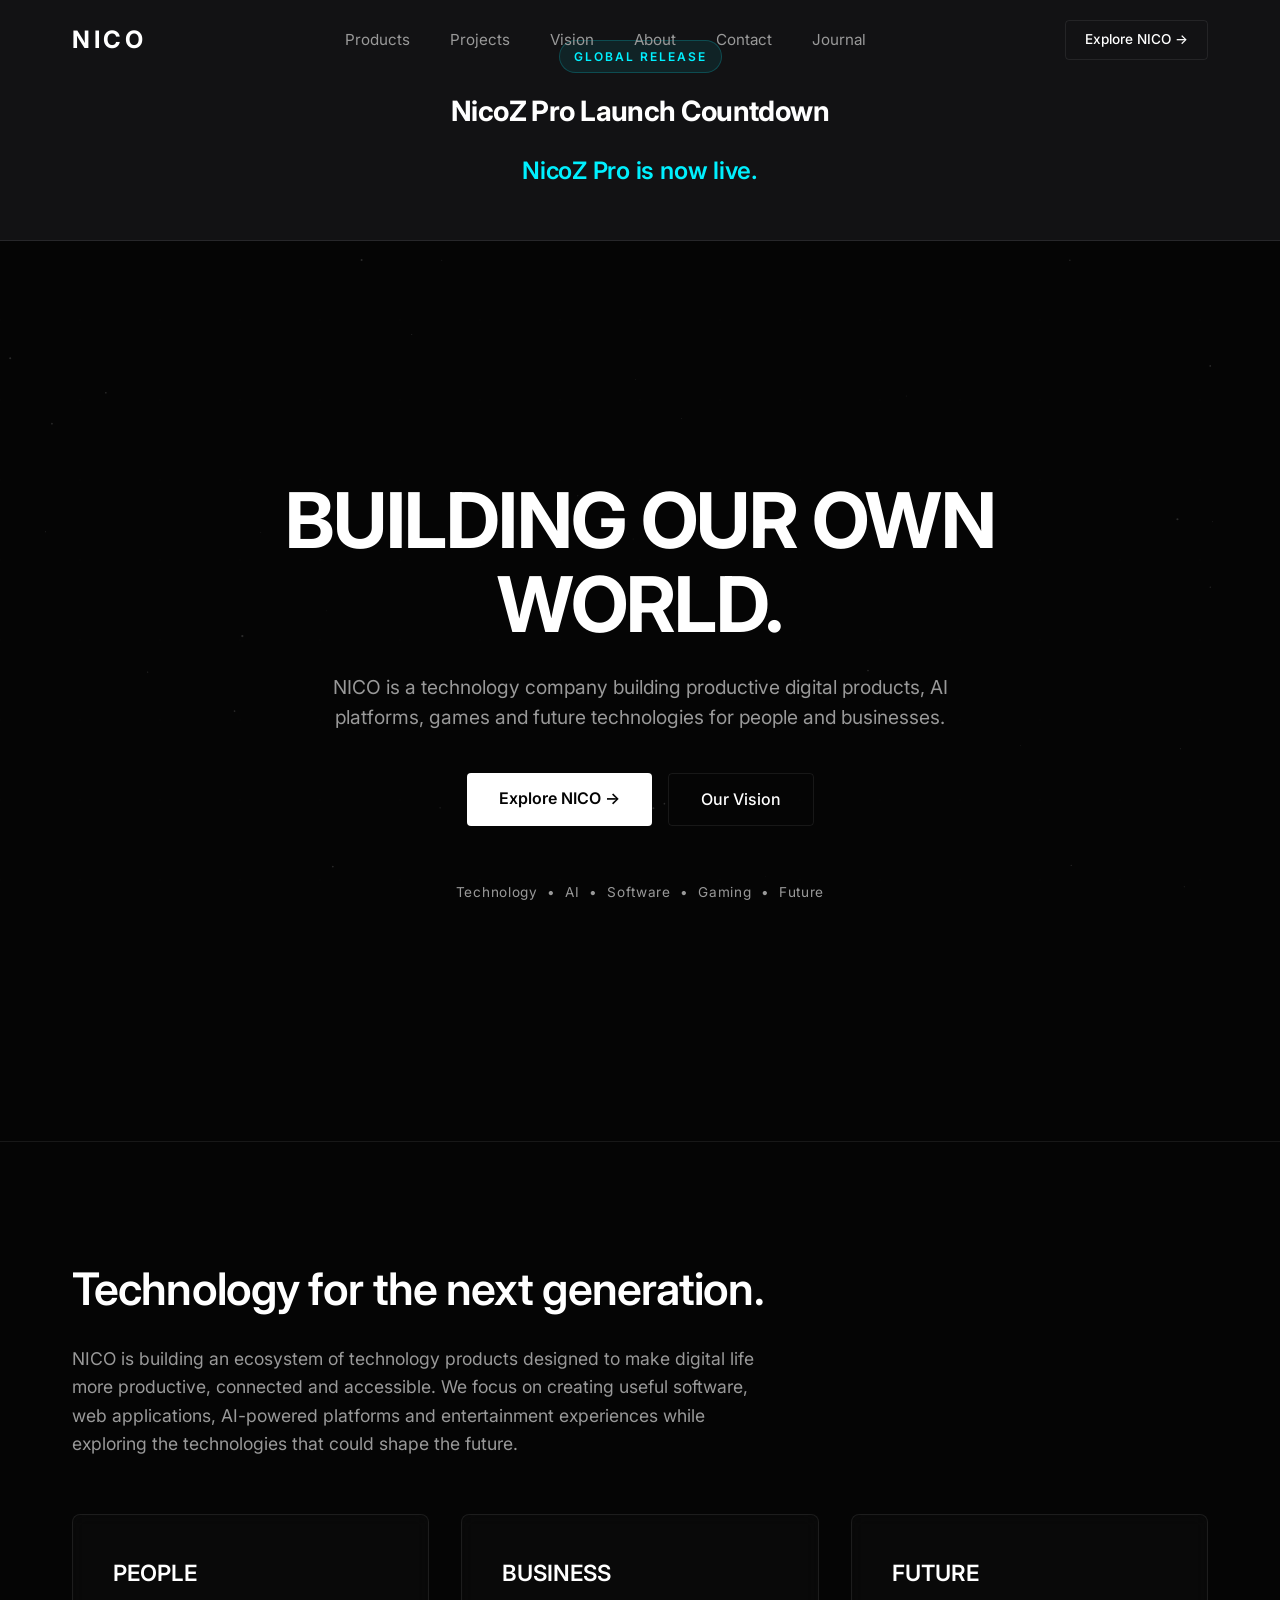
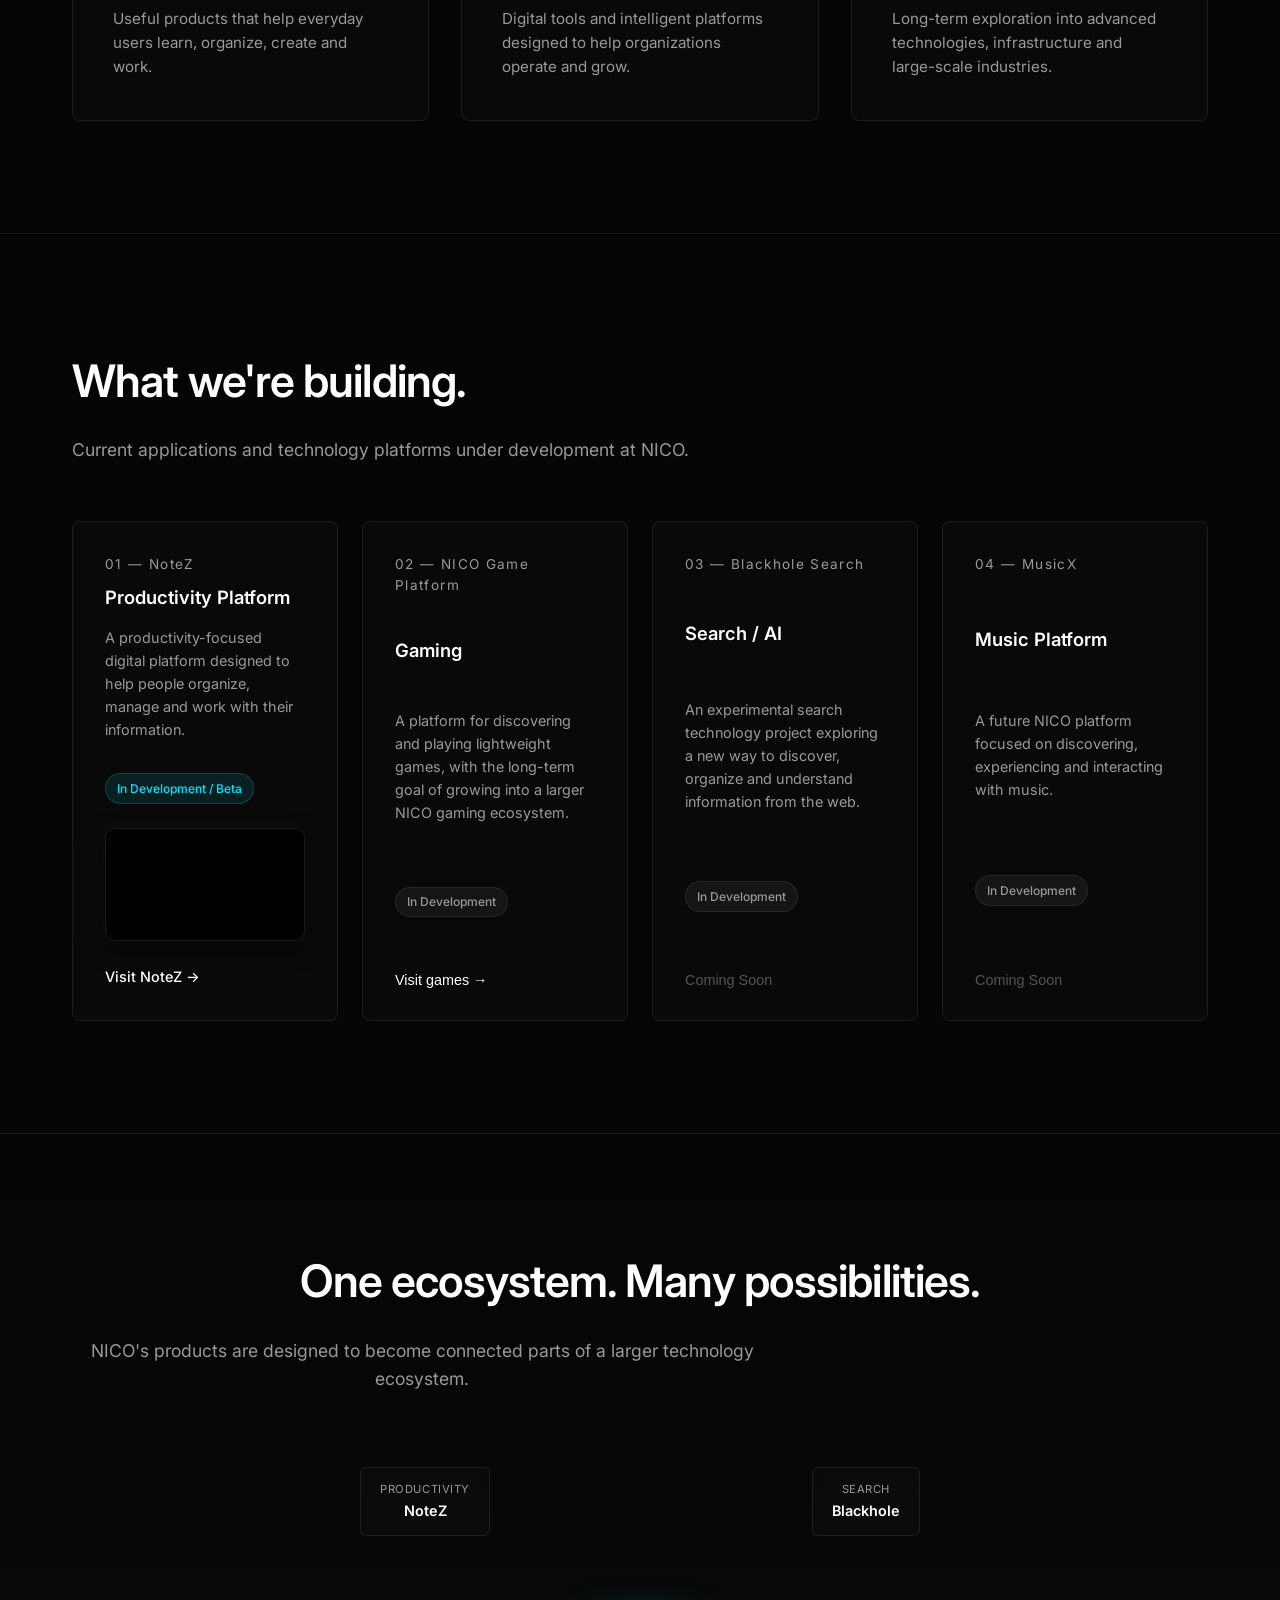
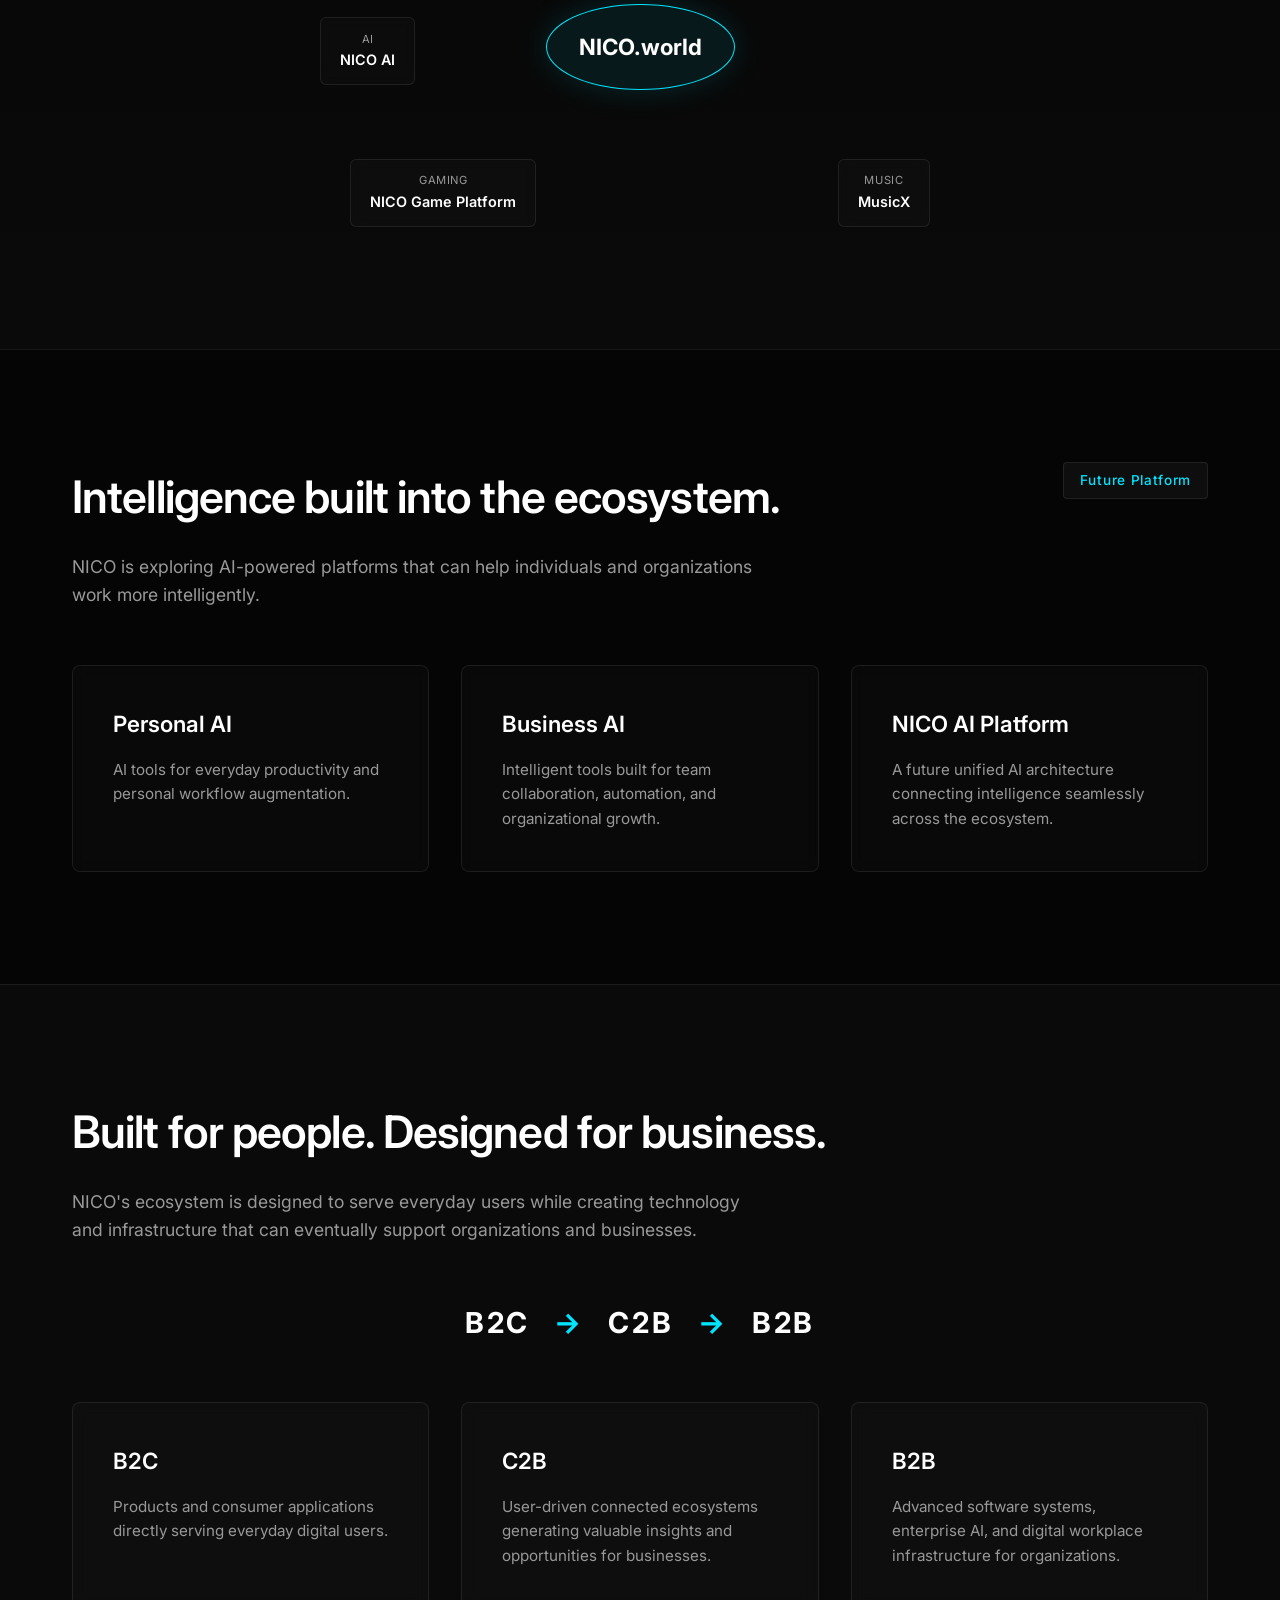
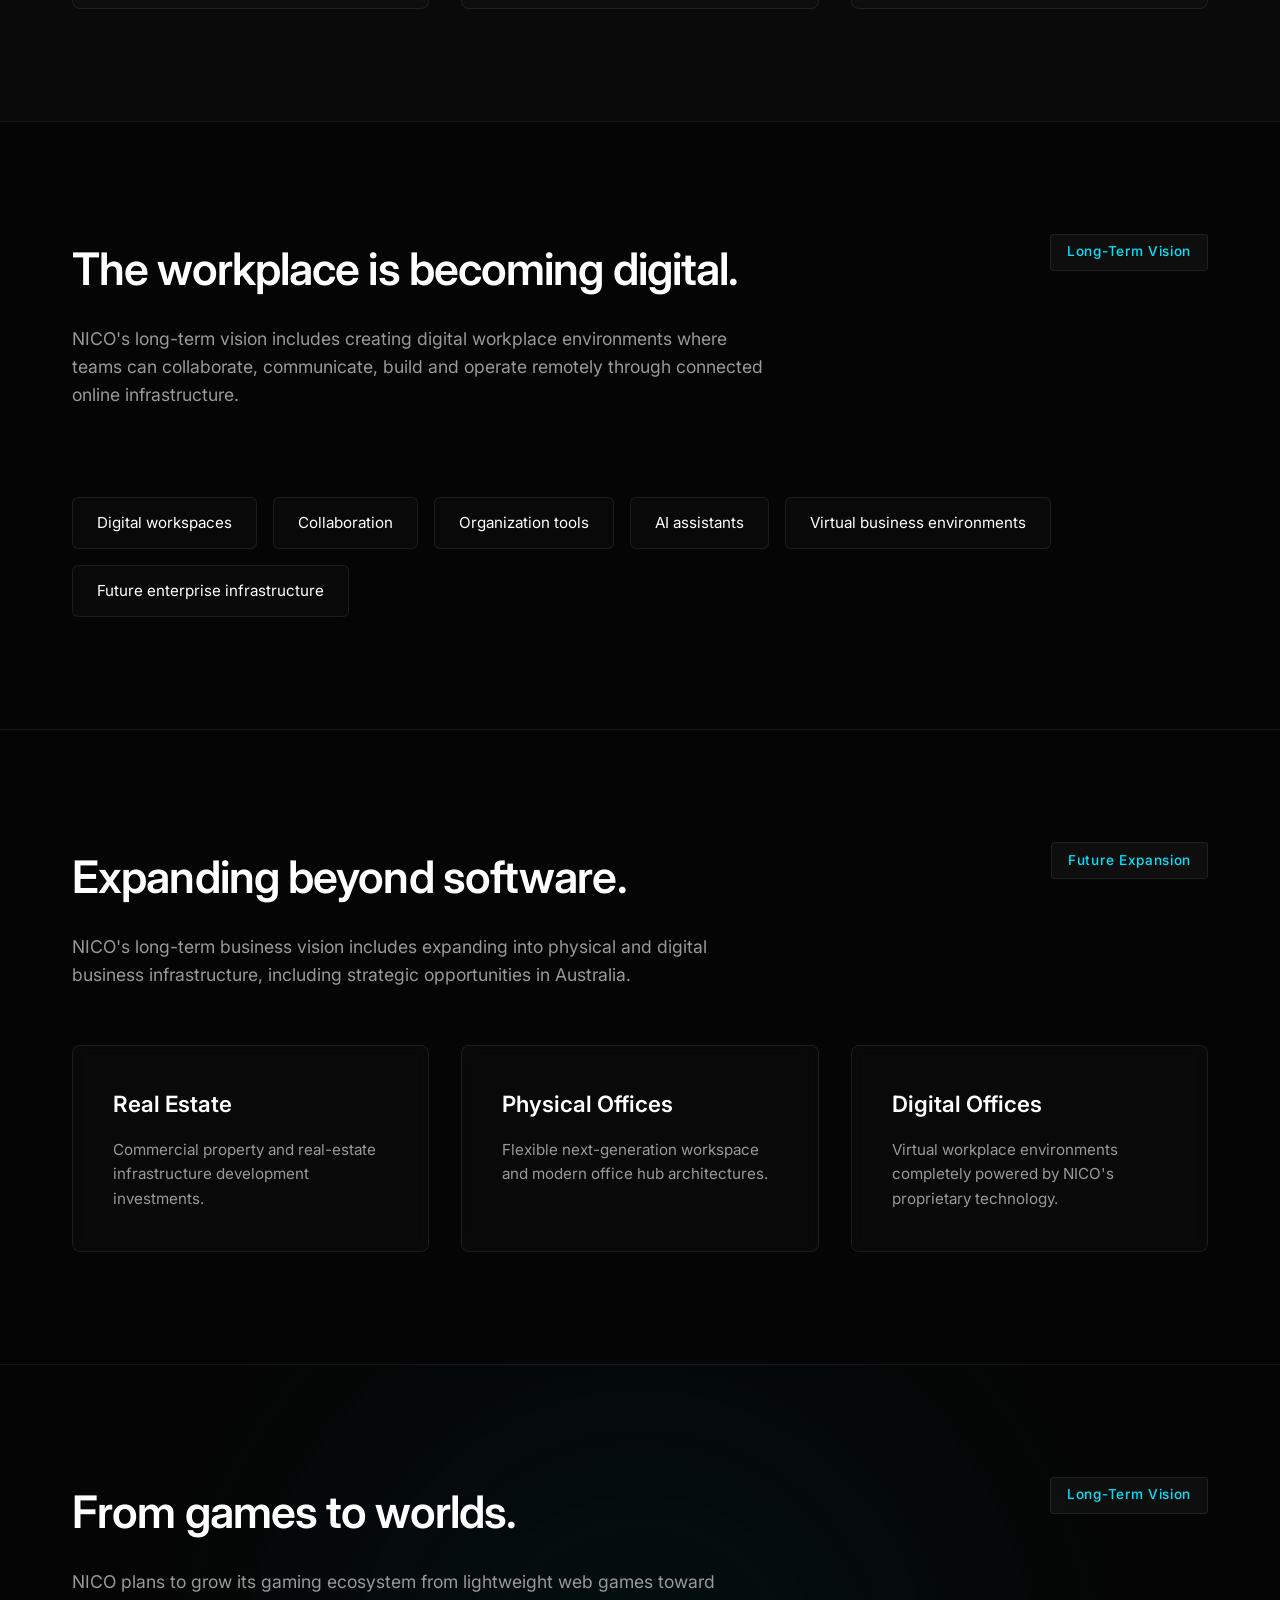
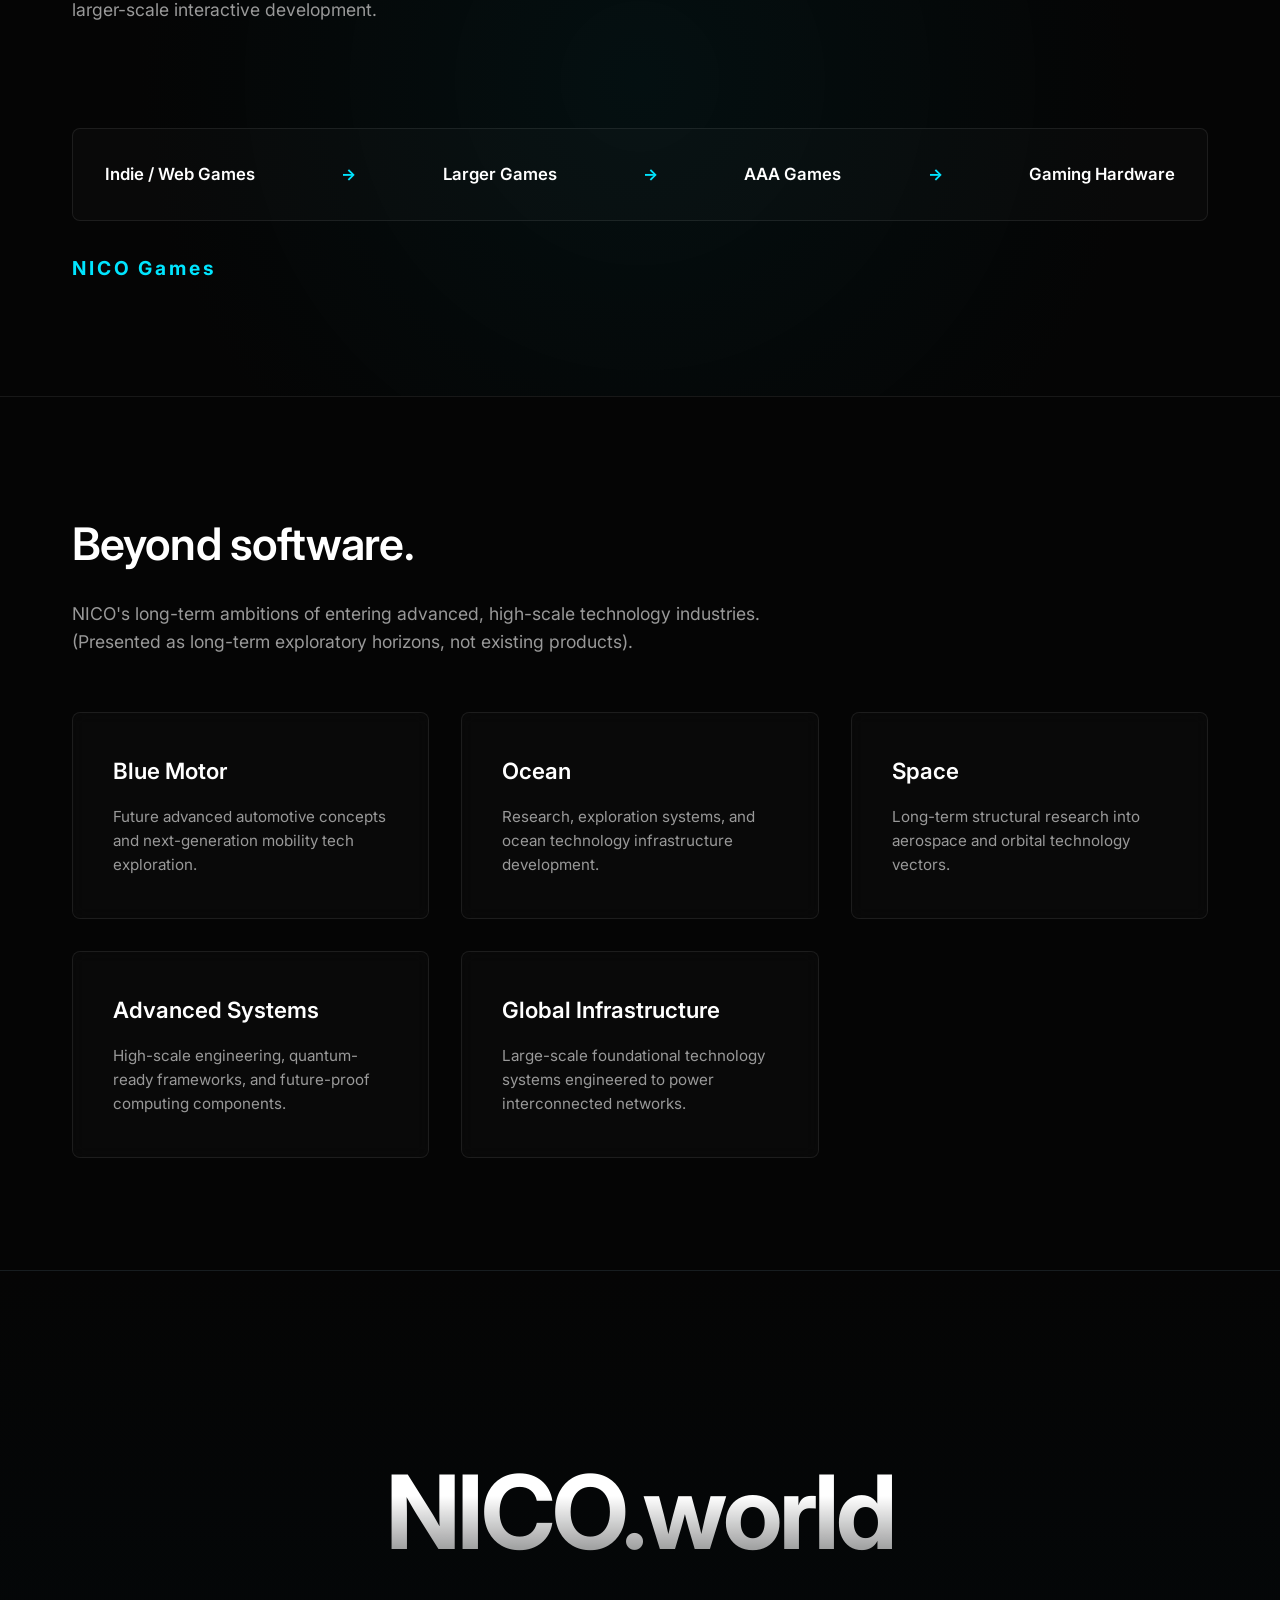
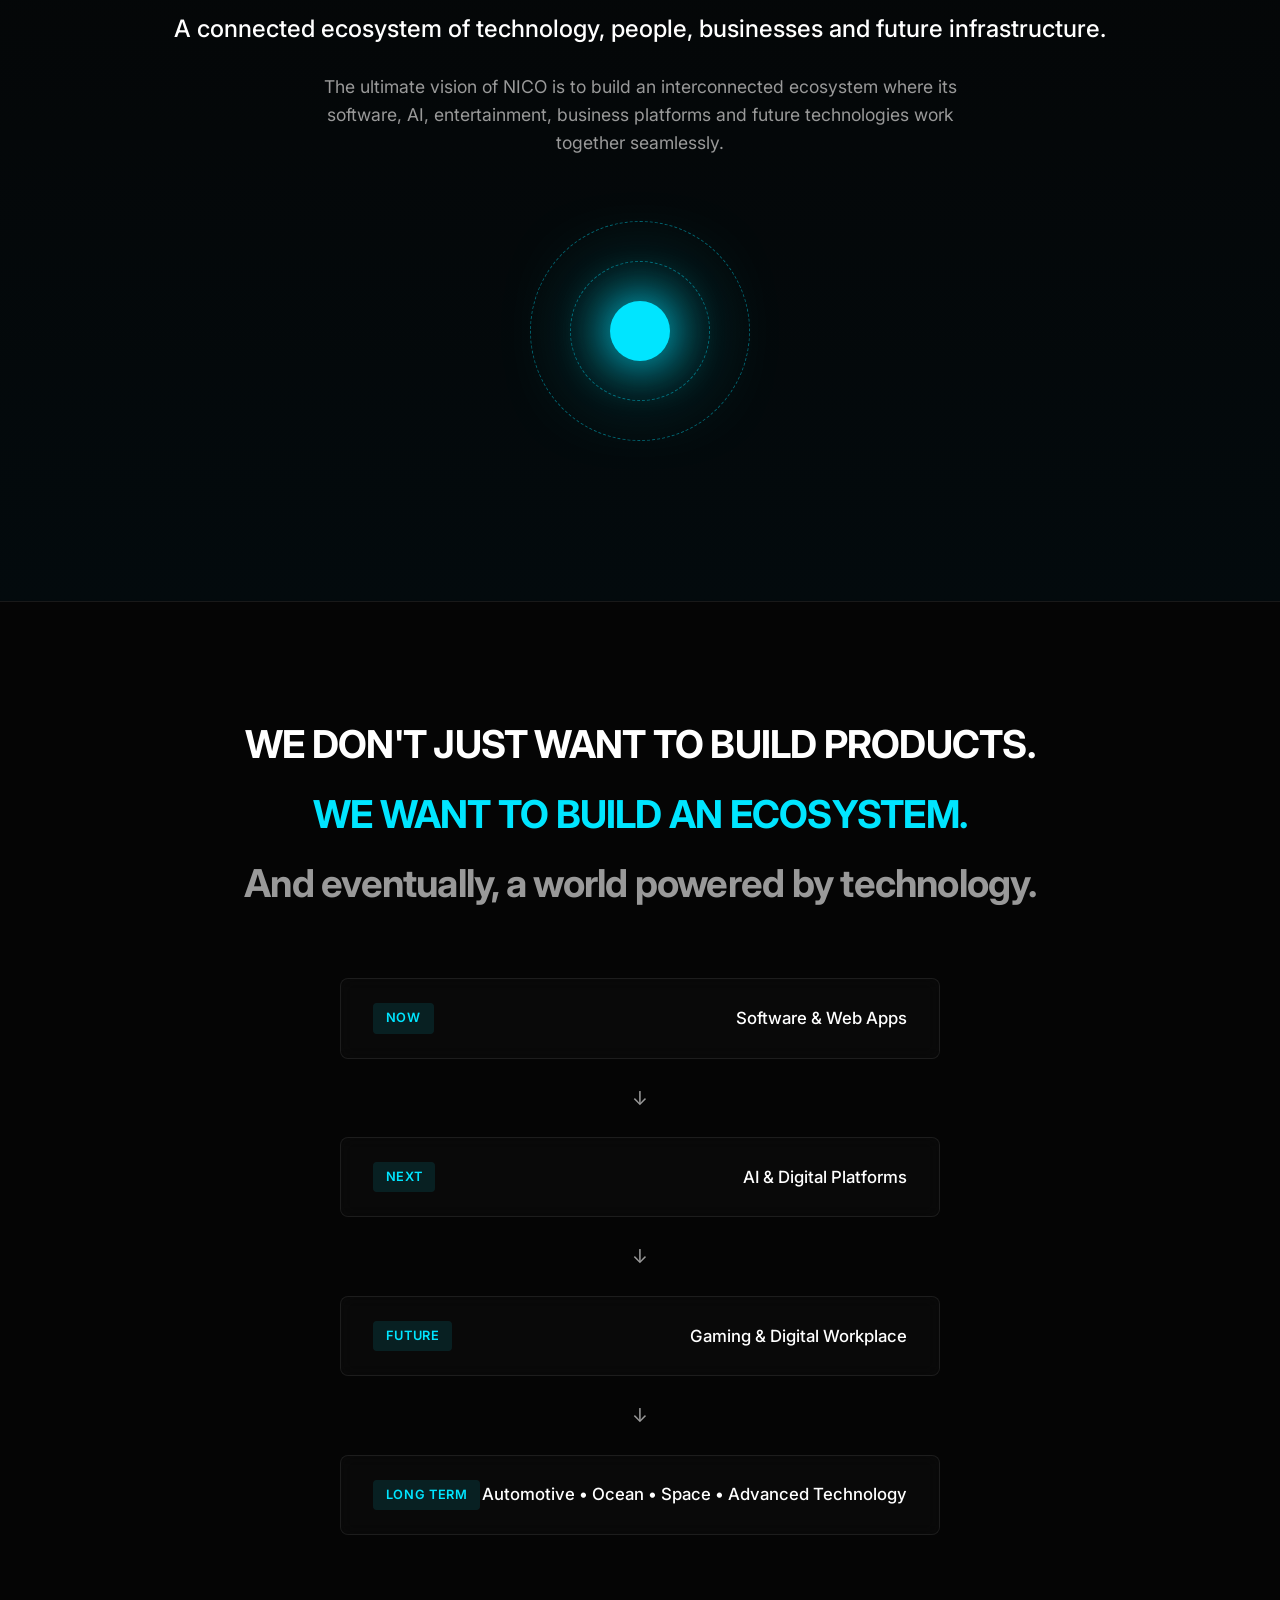
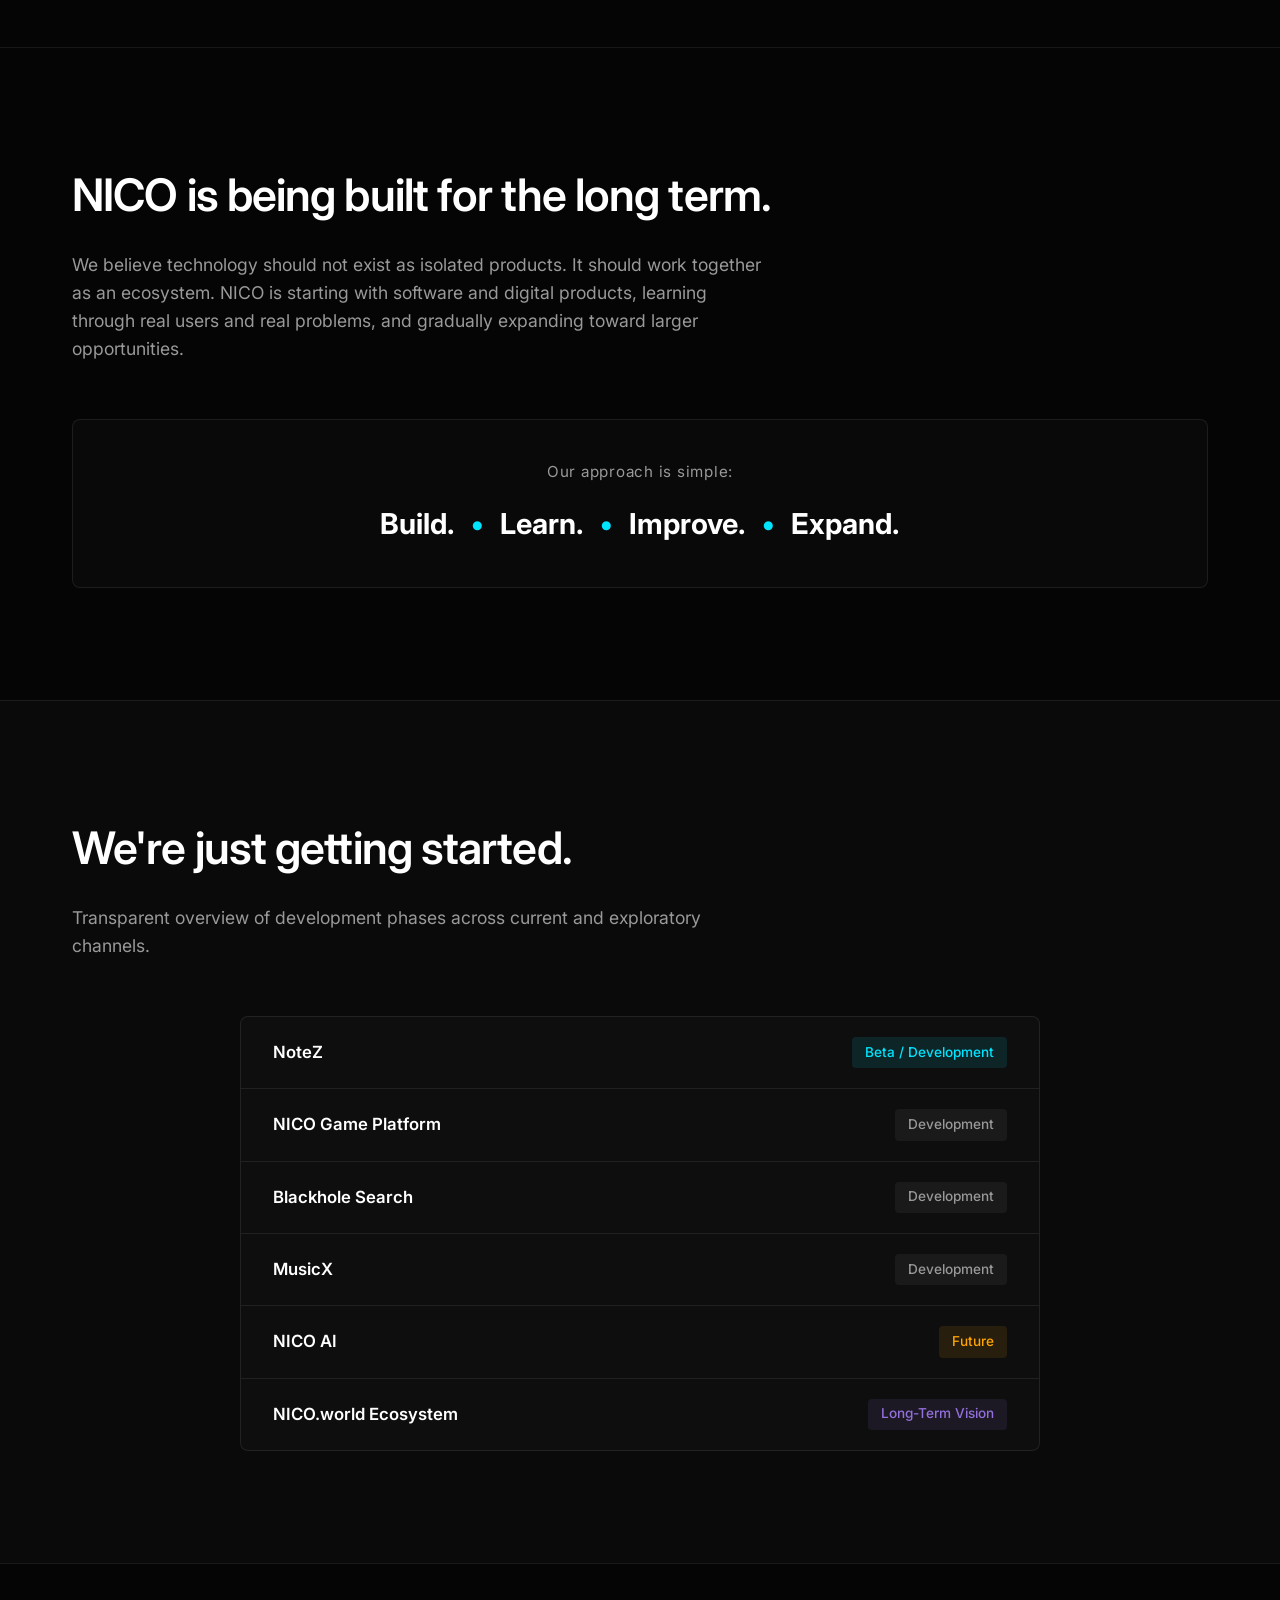
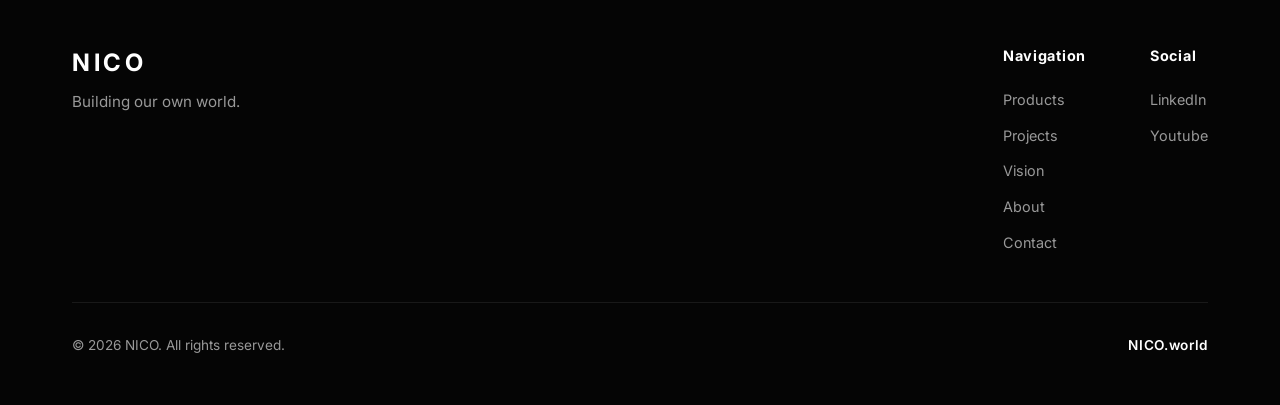
<file: index.html>
<!DOCTYPE html>
<html lang="en">
<head>
    <meta charset="UTF-8">
    <meta name="viewport" content="width=device-width, initial-scale=1.0">
    <title>NICO — Building Our Own World</title>
    <!-- Google Fonts: Inter -->
    <link rel="preconnect" href="https://fonts.googleapis.com">
    <link rel="preconnect" href="https://fonts.gstatic.com" crossorigin>
    <link href="https://fonts.googleapis.com/css2?family=Inter:wght@300;400;500;600;700&display=swap" rel="stylesheet">
    <!-- External CSS -->
    <link rel="stylesheet" href="style.css">
    
    <!-- Inline styles specifically for the NicoZ Pro Launch Countdown to integrate cleanly with style.css -->
    <style>
        .launch-countdown-section {
            background-color: #121214;
            border-bottom: 1px solid #27272a;
            padding: 40px 20px;
            color: #ffffff;
            font-family: 'Inter', sans-serif;
            text-align: center;
        }
        .launch-container {
            max-width: 900px;
            margin: 0 auto;
        }
        .launch-badge {
            display: inline-block;
            font-size: 0.75rem;
            text-transform: uppercase;
            letter-spacing: 2px;
            color: #00f0ff;
            background: rgba(0, 240, 255, 0.08);
            border: 1px solid rgba(0, 240, 255, 0.2);
            padding: 6px 14px;
            border-radius: 20px;
            margin-bottom: 16px;
            font-weight: 600;
        }
        .launch-title {
            font-size: 1.75rem;
            font-weight: 700;
            margin-bottom: 8px;
            letter-spacing: -0.02em;
        }
        .launch-subtitle {
            font-size: 0.95rem;
            color: #a1a1aa;
            margin-bottom: 30px;
        }
        .countdown-grid {
            display: grid;
            grid-template-columns: repeat(4, 1fr);
            gap: 16px;
            max-width: 600px;
            margin: 0 auto;
        }
        .countdown-box {
            background-color: #18181b;
            border: 1px solid #27272a;
            border-radius: 12px;
            padding: 20px 10px;
            text-align: center;
            transition: border-color 0.2s ease, transform 0.2s ease;
        }
        .countdown-box:hover {
            border-color: rgba(0, 240, 255, 0.4);
            transform: translateY(-2px);
        }
        .countdown-number {
            font-size: 2.25rem;
            font-weight: 700;
            color: #ffffff;
            line-height: 1.1;
            font-variant-numeric: tabular-nums;
        }
        .countdown-label {
            font-size: 0.7rem;
            text-transform: uppercase;
            letter-spacing: 1.5px;
            color: #71717a;
            margin-top: 8px;
            font-weight: 600;
        }
        .launch-live-message {
            font-size: 1.5rem;
            font-weight: 600;
            color: #00f0ff;
            letter-spacing: -0.01em;
            padding: 10px 0;
        }
        @media (max-width: 640px) {
            .countdown-grid {
                grid-template-columns: repeat(2, 1fr);
                gap: 12px;
            }
            .countdown-number {
                font-size: 1.8rem;
            }
            .launch-title {
                font-size: 1.4rem;
            }
        }
    </style>
</head>
<body>

    <!-- Canvas for subtle background grid/particles -->
    <canvas id="bg-canvas"></canvas>

    <!-- Navigation Bar -->
    <header id="navbar">
        <div class="nav-container">
            <a href="#" class="logo">NICO</a>
            <nav class="nav-links">
                <a href="#products">Products</a>
                <a href="#projects">Projects</a>
                <a href="#vision">Vision</a>
                <a href="#about">About</a>
                <a href="#contact">Contact</a>
                <a href="blog">Journal</a>
            </nav>
            <div class="nav-right">
                <a href="#products" class="btn-primary-small">Explore NICO →</a>
                <button class="hamburger" id="hamburger-btn" aria-label="Toggle Menu">
                    <span></span>
                    <span></span>
                    <span></span>
                </button>
            </div>
        </div>

        <!-- Mobile Dropdown Menu -->
        <div class="mobile-menu" id="mobile-menu">
            <a href="#products" class="mob-link">Products</a>
            <a href="#projects" class="mob-link">Projects</a>
            <a href="#vision" class="mob-link">Vision</a>
            <a href="#about" class="mob-link">About</a>
            <a href="#contact" class="mob-link">Contact</a>
              <a href="blog" class="mob-link">Journal</a>
            <a href="#products" class="btn-primary-small mob-btn">Explore NICO →</a>
        </div>
    </header>

    <main>

        <!-- NICOZ PRO LIVE LAUNCH COUNTDOWN SECTION -->
        <section class="launch-countdown-section" id="launch-countdown">
            <div class="launch-container">
                <div class="launch-badge">Global Release</div>
                <h2 class="launch-title">NicoZ Pro Launch Countdown</h2>
                <p class="launch-subtitle">Target Launch Date: December 3, 2026</p>
                
                <div class="countdown-grid" id="countdownGrid">
                    <div class="countdown-box">
                        <div class="countdown-number" id="daysVal">00</div>
                        <div class="countdown-label">Days</div>
                    </div>
                    <div class="countdown-box">
                        <div class="countdown-number" id="hoursVal">00</div>
                        <div class="countdown-label">Hours</div>
                    </div>
                    <div class="countdown-box">
                        <div class="countdown-number" id="minsVal">00</div>
                        <div class="countdown-label">Minutes</div>
                    </div>
                    <div class="countdown-box">
                        <div class="countdown-number" id="secsVal">00</div>
                        <div class="countdown-label">Seconds</div>
                    </div>
                </div>
            </div>
        </section>

        <!-- HERO SECTION -->
  
        <section class="hero" id="hero">
            <div class="hero-content">
                <h1 class="hero-title">BUILDING OUR OWN WORLD.</h1>

                <p class="hero-sub">
                    NICO is a technology company building productive digital products, AI platforms, games and future technologies for people and businesses.
                </p>

                <div class="hero-btns">
                    <a href="#products" class="btn-primary">Explore NICO →</a>
                    <a href="#vision" class="btn-secondary">Our Vision</a>
                </div>

                <div class="hero-footer-text">
                    <span>Technology</span> •
                    <span>AI</span> •
                    <span>Software</span> •
                    <span>Gaming</span> •
                    <span>Future</span>
                </div>
            </div>
        </section>

        <!-- ABOUT NICO -->
        <section class="section about-section" id="about">
            <div class="container">

                <h2 class="section-heading">
                    Technology for the next generation.
                </h2>

                <p class="section-desc">
                    NICO is building an ecosystem of technology products designed to make digital life more productive, connected and accessible. We focus on creating useful software, web applications, AI-powered platforms and entertainment experiences while exploring the technologies that could shape the future.
                </p>

                <div class="cards-grid-3">

                    <div class="glass-card">
                        <h3>PEOPLE</h3>
                        <p>
                            Useful products that help everyday users learn, organize, create and work.
                        </p>
                    </div>

                    <div class="glass-card">
                        <h3>BUSINESS</h3>
                        <p>
                            Digital tools and intelligent platforms designed to help organizations operate and grow.
                        </p>
                    </div>

                    <div class="glass-card">
                        <h3>FUTURE</h3>
                        <p>
                            Long-term exploration into advanced technologies, infrastructure and large-scale industries.
                        </p>
                    </div>

                </div>
            </div>
        </section>

        <!-- PRODUCTS / PROJECTS -->
        <section class="section" id="products">
            <div class="container">

                <h2 class="section-heading">
                    What we're building.
                </h2>

                <p class="section-desc">
                    Current applications and technology platforms under development at NICO.
                </p>

                <div class="projects-grid">

                    <!-- 01 NoteZ -->
                    <div class="project-card">

                        <div class="project-num">
                            01 — NoteZ
                        </div>

                        <div class="project-category">
                            Productivity Platform
                        </div>

                        <p class="project-desc">
                            A productivity-focused digital platform designed to help people organize, manage and work with their information.
                        </p>

                        <div class="project-status badge-beta">
                            In Development / Beta
                        </div>
<!-- NoteZ Interactive Video -->
<div class="project-video-wrapper">

    <div class="project-video" id="notezVideoViewer">

        <!-- Video Area -->
        <div class="video-viewport" id="videoViewport">

            <div class="video-content" id="videoContent">

                <iframe
                    id="notezVideo"
                    src="https://www.youtube.com/embed/VzAAReLR_PA?rel=0"
                    title="NoteZ Product Video"
                    frameborder="0"
                    allow="accelerometer; autoplay; clipboard-write; encrypted-media; gyroscope; picture-in-picture; web-share"
                    allowfullscreen>
                </iframe>

            </div>

            <!-- Drag / Zoom Help -->
            <div class="video-drag-help" id="videoDragHelp">
                <span>↔</span>
                Drag to explore
            </div>

        </div>


        <!-- Floating Controls -->
        <div class="video-controls" id="videoControls">

            <button
                type="button"
                class="video-control-btn"
                id="zoomOutBtn"
                aria-label="Zoom out">
                −
            </button>

            <span
                class="zoom-level"
                id="zoomLevel">
                100%
            </span>

            <button
                type="button"
                class="video-control-btn"
                id="zoomInBtn"
                aria-label="Zoom in">
                +
            </button>

            <button
                type="button"
                class="video-control-btn reset-btn"
                id="resetZoomBtn"
                aria-label="Reset zoom">
                Reset
            </button>

            <button
                type="button"
                class="video-control-btn fullscreen-btn"
                id="fullscreenBtn"
                aria-label="Full screen">
                ⛶
            </button>

        </div>

    </div>

</div>
                       <a
                            href="https://notez-b1322.web.app/"
                            target="_blank"
                            rel="noopener noreferrer"
                            class="btn-link">
                            Visit NoteZ →
                        </a>

                    </div>


                    <!-- 02 NICO Game Platform -->
                    <div class="project-card">

                        <div class="project-num">
                            02 — NICO Game Platform
                        </div>

                        <div class="project-category">
                            Gaming
                        </div>

                        <p class="project-desc">
                            A platform for discovering and playing lightweight games, with the long-term goal of growing into a larger NICO gaming ecosystem.
                        </p>

                        <div class="project-status badge-dev">
                            In Development
                        </div>

                        <button class="btn-link disabled" disabled>
                            
                       <a
                            href="https://game-28565.web.app/"
                            target="_blank"
                            rel="noopener noreferrer"
                            class="btn-link">
                            Visit games →
                        </a>
                        </button>

                    </div>


                    <!-- 03 Blackhole Search -->
                    <div class="project-card">

                        <div class="project-num">
                            03 — Blackhole Search
                        </div>

                        <div class="project-category">
                            Search / AI
                        </div>

                        <p class="project-desc">
                            An experimental search technology project exploring a new way to discover, organize and understand information from the web.
                        </p>

                        <div class="project-status badge-dev">
                            In Development
                        </div>

                        <button class="btn-link disabled" disabled>
                            Coming Soon
                        </button>

                    </div>


                    <!-- 04 MusicX -->
                    <div class="project-card">

                        <div class="project-num">
                            04 — MusicX
                        </div>

                        <div class="project-category">
                            Music Platform
                        </div>

                        <p class="project-desc">
                            A future NICO platform focused on discovering, experiencing and interacting with music.
                        </p>

                        <div class="project-status badge-dev">
                            In Development
                        </div>

                        <button class="btn-link disabled" disabled>
                            Coming Soon
                        </button>

                    </div>

                </div>
            </div>
        </section>


        <!-- PRODUCT ECOSYSTEM -->
        <section class="section ecosystem-section">
            <div class="container">

                <h2 class="section-heading">
                    One ecosystem. Many possibilities.
                </h2>

                <p class="section-desc">
                    NICO's products are designed to become connected parts of a larger technology ecosystem.
                </p>

                <div class="ecosystem-map">

                    <div class="eco-center">
                        NICO.world
                    </div>

                    <div class="eco-node node-1">
                        <span class="node-cat">Productivity</span>
                        <span class="node-name">NoteZ</span>
                    </div>

                    <div class="eco-node node-2">
                        <span class="node-cat">Search</span>
                        <span class="node-name">Blackhole</span>
                    </div>

                    <div class="eco-node node-3">
                        <span class="node-cat">Gaming</span>
                        <span class="node-name">NICO Game Platform</span>
                    </div>

                    <div class="eco-node node-4">
                        <span class="node-cat">Music</span>
                        <span class="node-name">MusicX</span>
                    </div>

                    <div class="eco-node node-5">
                        <span class="node-cat">AI</span>
                        <span class="node-name">NICO AI</span>
                    </div>

                </div>
            </div>
        </section>


        <!-- NICO AI -->
        <section class="section">
            <div class="container">

                <div class="section-header-flex">

                    <div>
                        <h2 class="section-heading">
                            Intelligence built into the ecosystem.
                        </h2>

                        <p class="section-desc">
                            NICO is exploring AI-powered platforms that can help individuals and organizations work more intelligently.
                        </p>
                    </div>

                    <div class="vision-label">
                        Future Platform
                    </div>

                </div>

                <div class="cards-grid-3">

                    <div class="glass-card">
                        <h3>Personal AI</h3>
                        <p>
                            AI tools for everyday productivity and personal workflow augmentation.
                        </p>
                    </div>

                    <div class="glass-card">
                        <h3>Business AI</h3>
                        <p>
                            Intelligent tools built for team collaboration, automation, and organizational growth.
                        </p>
                    </div>

                    <div class="glass-card">
                        <h3>NICO AI Platform</h3>
                        <p>
                            A future unified AI architecture connecting intelligence seamlessly across the ecosystem.
                        </p>
                    </div>

                </div>
            </div>
        </section>


        <!-- BUSINESS MODEL -->
        <section class="section business-model-section">
            <div class="container">

                <h2 class="section-heading">
                    Built for people. Designed for business.
                </h2>

                <p class="section-desc">
                    NICO's ecosystem is designed to serve everyday users while creating technology and infrastructure that can eventually support organizations and businesses.
                </p>

                <div class="model-flow">
                    <span>B2C</span>
                    <span class="arrow">→</span>
                    <span>C2B</span>
                    <span class="arrow">→</span>
                    <span>B2B</span>
                </div>

                <div class="cards-grid-3">

                    <div class="glass-card">
                        <h3>B2C</h3>
                        <p>
                            Products and consumer applications directly serving everyday digital users.
                        </p>
                    </div>

                    <div class="glass-card">
                        <h3>C2B</h3>
                        <p>
                            User-driven connected ecosystems generating valuable insights and opportunities for businesses.
                        </p>
                    </div>

                    <div class="glass-card">
                        <h3>B2B</h3>
                        <p>
                            Advanced software systems, enterprise AI, and digital workplace infrastructure for organizations.
                        </p>
                    </div>

                </div>
            </div>
        </section>


        <!-- DIGITAL WORKPLACE — FUTURE -->
        <section class="section">
            <div class="container">

                <div class="section-header-flex">

                    <div>

                        <h2 class="section-heading">
                            The workplace is becoming digital.
                        </h2>

                        <p class="section-desc">
                            NICO's long-term vision includes creating digital workplace environments where teams can collaborate, communicate, build and operate remotely through connected online infrastructure.
                        </p>

                    </div>

                    <div class="vision-label">
                        Long-Term Vision
                    </div>

                </div>

                <div class="tags-container">

                    <span class="tech-tag">
                        Digital workspaces
                    </span>

                    <span class="tech-tag">
                        Collaboration
                    </span>

                    <span class="tech-tag">
                        Organization tools
                    </span>

                    <span class="tech-tag">
                        AI assistants
                    </span>

                    <span class="tech-tag">
                        Virtual business environments
                    </span>

                    <span class="tech-tag">
                        Future enterprise infrastructure
                    </span>

                </div>
            </div>
        </section>


        <!-- AUSTRALIA EXPANSION -->
        <section class="section">
            <div class="container">

                <div class="section-header-flex">

                    <div>

                        <h2 class="section-heading">
                            Expanding beyond software.
                        </h2>

                        <p class="section-desc">
                            NICO's long-term business vision includes expanding into physical and digital business infrastructure, including strategic opportunities in Australia.
                        </p>

                    </div>

                    <div class="vision-label">
                        Future Expansion
                    </div>

                </div>

                <div class="cards-grid-3">

                    <div class="glass-card">
                        <h3>Real Estate</h3>
                        <p>
                            Commercial property and real-estate infrastructure development investments.
                        </p>
                    </div>

                    <div class="glass-card">
                        <h3>Physical Offices</h3>
                        <p>
                            Flexible next-generation workspace and modern office hub architectures.
                        </p>
                    </div>

                    <div class="glass-card">
                        <h3>Digital Offices</h3>
                        <p>
                            Virtual workplace environments completely powered by NICO's proprietary technology.
                        </p>
                    </div>

                </div>
            </div>
        </section>


        <!-- GAMING FUTURE -->
        <section class="section gaming-section">
            <div class="container gaming-container">

                <div class="section-header-flex">

                    <div>

                        <h2 class="section-heading">
                            From games to worlds.
                        </h2>

                        <p class="section-desc">
                            NICO plans to grow its gaming ecosystem from lightweight web games toward larger-scale interactive development.
                        </p>

                    </div>

                    <div class="vision-label">
                        Long-Term Vision
                    </div>

                </div>

                <div class="gaming-flow-box">

                    <div class="game-path">
                        Indie / Web Games
                    </div>

                    <span class="path-sep">→</span>

                    <div class="game-path">
                        Larger Games
                    </div>

                    <span class="path-sep">→</span>

                    <div class="game-path">
                        AAA Games
                    </div>

                    <span class="path-sep">→</span>

                    <div class="game-path">
                        Gaming Hardware
                    </div>

                </div>

                <div class="gaming-brand-tag">
                    NICO Games
                </div>

            </div>
        </section>


        <!-- FUTURE TECHNOLOGIES -->
        <section class="section">
            <div class="container">

                <h2 class="section-heading">
                    Beyond software.
                </h2>

                <p class="section-desc">
                    NICO's long-term ambitions of entering advanced, high-scale technology industries. (Presented as long-term exploratory horizons, not existing products).
                </p>

                <div class="cards-grid-3">

                    <div class="glass-card">
                        <h3>Blue Motor</h3>
                        <p>
                            Future advanced automotive concepts and next-generation mobility tech exploration.
                        </p>
                    </div>

                    <div class="glass-card">
                        <h3>Ocean</h3>
                        <p>
                            Research, exploration systems, and ocean technology infrastructure development.
                        </p>
                    </div>

                    <div class="glass-card">
                        <h3>Space</h3>
                        <p>
                            Long-term structural research into aerospace and orbital technology vectors.
                        </p>
                    </div>

                    <div class="glass-card">
                        <h3>Advanced Systems</h3>
                        <p>
                            High-scale engineering, quantum-ready frameworks, and future-proof computing components.
                        </p>
                    </div>

                    <div class="glass-card">
                        <h3>Global Infrastructure</h3>
                        <p>
                            Large-scale foundational technology systems engineered to power interconnected networks.
                        </p>
                    </div>

                </div>
            </div>
        </section>


        <!-- NICO.world SECTION -->
        <section class="section world-section" id="vision">
            <div class="container text-center">

                <h2 class="world-title">
                    NICO.world
                </h2>

                <p class="world-sub">
                    A connected ecosystem of technology, people, businesses and future infrastructure.
                </p>

                <p class="section-desc center-text">
                    The ultimate vision of NICO is to build an interconnected ecosystem where its software, AI, entertainment, business platforms and future technologies work together seamlessly.
                </p>

                <div class="globe-visual">
                    <div class="globe-ring ring-1"></div>
                    <div class="globe-ring ring-2"></div>
                    <div class="globe-core"></div>
                </div>

            </div>
        </section>


        <!-- VISION TIMELINE SECTION -->
        <section class="section vision-timeline-section">

            <div class="container">

                <div class="huge-vision-text">
                    WE DON'T JUST WANT TO BUILD PRODUCTS.
                </div>

                <div class="huge-vision-text accent">
                    WE WANT TO BUILD AN ECOSYSTEM.
                </div>

                <div class="huge-vision-text muted">
                    And eventually, a world powered by technology.
                </div>

                <div class="timeline">

                    <div class="timeline-item">
                        <div class="t-badge">NOW</div>
                        <div class="t-text">
                            Software & Web Apps
                        </div>
                    </div>

                    <div class="timeline-arrow">↓</div>

                    <div class="timeline-item">
                        <div class="t-badge">NEXT</div>
                        <div class="t-text">
                            AI & Digital Platforms
                        </div>
                    </div>

                    <div class="timeline-arrow">↓</div>

                    <div class="timeline-item">
                        <div class="t-badge">FUTURE</div>
                        <div class="t-text">
                            Gaming & Digital Workplace
                        </div>
                    </div>

                    <div class="timeline-arrow">↓</div>

                    <div class="timeline-item">
                        <div class="t-badge">LONG TERM</div>
                        <div class="t-text">
                            Automotive • Ocean • Space • Advanced Technology
                        </div>
                    </div>

                </div>
            </div>
        </section>


        <!-- ABOUT THE COMPANY -->
        <section class="section" id="about-company">
            <div class="container">

                <h2 class="section-heading">
                    NICO is being built for the long term.
                </h2>

                <p class="section-desc">
                    We believe technology should not exist as isolated products. It should work together as an ecosystem. NICO is starting with software and digital products, learning through real users and real problems, and gradually expanding toward larger opportunities.
                </p>

                <div class="approach-box">

                    <span class="approach-title">
                        Our approach is simple:
                    </span>

                    <div class="approach-steps">

                        <span>Build.</span>
                        <span class="dot">•</span>
                        <span>Learn.</span>
                        <span class="dot">•</span>
                        <span>Improve.</span>
                        <span class="dot">•</span>
                        <span>Expand.</span>

                    </div>

                </div>
            </div>
        </section>


        <!-- CURRENT STATUS -->
        <section class="section status-section" id="projects">
            <div class="container">

                <h2 class="section-heading">
                    We're just getting started.
                </h2>

                <p class="section-desc">
                    Transparent overview of development phases across current and exploratory channels.
                </p>

                <div class="status-table">

                    <div class="status-row">
                        <span class="st-name">NoteZ</span>
                        <span class="st-val beta">
                            Beta / Development
                        </span>
                    </div>

                    <div class="status-row">
                        <span class="st-name">NICO Game Platform</span>
                        <span class="st-val dev">
                            Development
                        </span>
                    </div>

                    <div class="status-row">
                        <span class="st-name">Blackhole Search</span>
                        <span class="st-val dev">
                            Development
                        </span>
                    </div>

                    <div class="status-row">
                        <span class="st-name">MusicX</span>
                        <span class="st-val dev">
                            Development
                        </span>
                    </div>

                    <div class="status-row">
                        <span class="st-name">NICO AI</span>
                        <span class="st-val future">
                            Future
                        </span>
                    </div>

                    <div class="status-row">
                        <span class="st-name">NICO.world Ecosystem</span>
                        <span class="st-val long">
                            Long-Term Vision
                        </span>
                    </div>

                </div>
            </div>
        </section>

    </main>


    <!-- FOOTER -->
    <footer class="footer" id="contact">

        <div class="container footer-container">

            <div class="footer-top">

                <div class="footer-brand">

                    <div class="logo">
                        NICO
                    </div>

                    <p class="footer-tagline">
                        Building our own world.
                    </p>

                </div>

                <div class="footer-links-group">

                    <div class="footer-col">

                        <h4>Navigation</h4>

                        <a href="#products">Products</a>
                        <a href="#projects">Projects</a>
                        <a href="#vision">Vision</a>
                        <a href="#about">About</a>
                        <a href="#contact">Contact</a>

                    </div>

                    <div class="footer-col">

                        <h4>Social</h4>

                        <a
                            href="https://www.linkedin.com/in/nico-33427b433/"
                            target="_blank"
                            rel="noopener">
                            LinkedIn
                        </a>

                        <a
                            href="https://www.youtube.com/watch?v=VzAAReLR_PA"
                            target="_blank"
                            rel="noopener">
                            Youtube
                        </a>

                    </div>

                </div>
            </div>

            <div class="footer-bottom">

                <p>
                    © 2026 NICO. All rights reserved.
                </p>

                <p class="footer-domain">
                    NICO.world
                </p>

            </div>

        </div>
    </footer>


    <!-- External JavaScript -->
    <script src="script.js"></script>

    <!-- Countdown Engine Script -->
    <script>
        (function() {
            // Target date: December 3, 2026 00:00:00
            const targetDate = new Date('December 3, 2026 00:00:00').getTime();

            const daysEl = document.getElementById('daysVal');
            const hoursEl = document.getElementById('hoursVal');
            const minsEl = document.getElementById('minsVal');
            const secsEl = document.getElementById('secsVal');
            const gridEl = document.getElementById('countdownGrid');
            const subtitleEl = document.querySelector('.launch-subtitle');

            function updateCountdown() {
                const now = new Date().getTime();
                const distance = targetDate - now;

                if (distance <= 0) {
                    // Time reached or passed
                    if (daysEl) daysEl.textContent = '00';
                    if (hoursEl) hoursEl.textContent = '00';
                    if (minsEl) minsEl.textContent = '00';
                    if (secsEl) secsEl.textContent = '00';

                    if (gridEl) {
                        gridEl.innerHTML = '<div style="grid-column: span 4;" class="launch-live-message">NicoZ Pro is now live.</div>';
                    }
                    if (subtitleEl) {
                        subtitleEl.style.display = 'none';
                    }
                    clearInterval(timerInterval);
                    return;
                }

                const days = Math.floor(distance / (1000 * 60 * 60 * 24));
                const hours = Math.floor((distance % (1000 * 60 * 60 * 24)) / (1000 * 60 * 60));
                const minutes = Math.floor((distance % (1000 * 60 * 60)) / (1000 * 60));
                const seconds = Math.floor((distance % (1000 * 60)) / 1000);

                if (daysEl) daysEl.textContent = String(days).padStart(2, '0');
                if (hoursEl) hoursEl.textContent = String(hours).padStart(2, '0');
                if (minsEl) minsEl.textContent = String(minutes).padStart(2, '0');
                if (secsEl) secsEl.textContent = String(seconds).padStart(2, '0');
            }

            // Run immediately then every second
            updateCountdown();
            const timerInterval = setInterval(updateCountdown, 1000);
        })();
    </script>

</body>
</html>
</file>
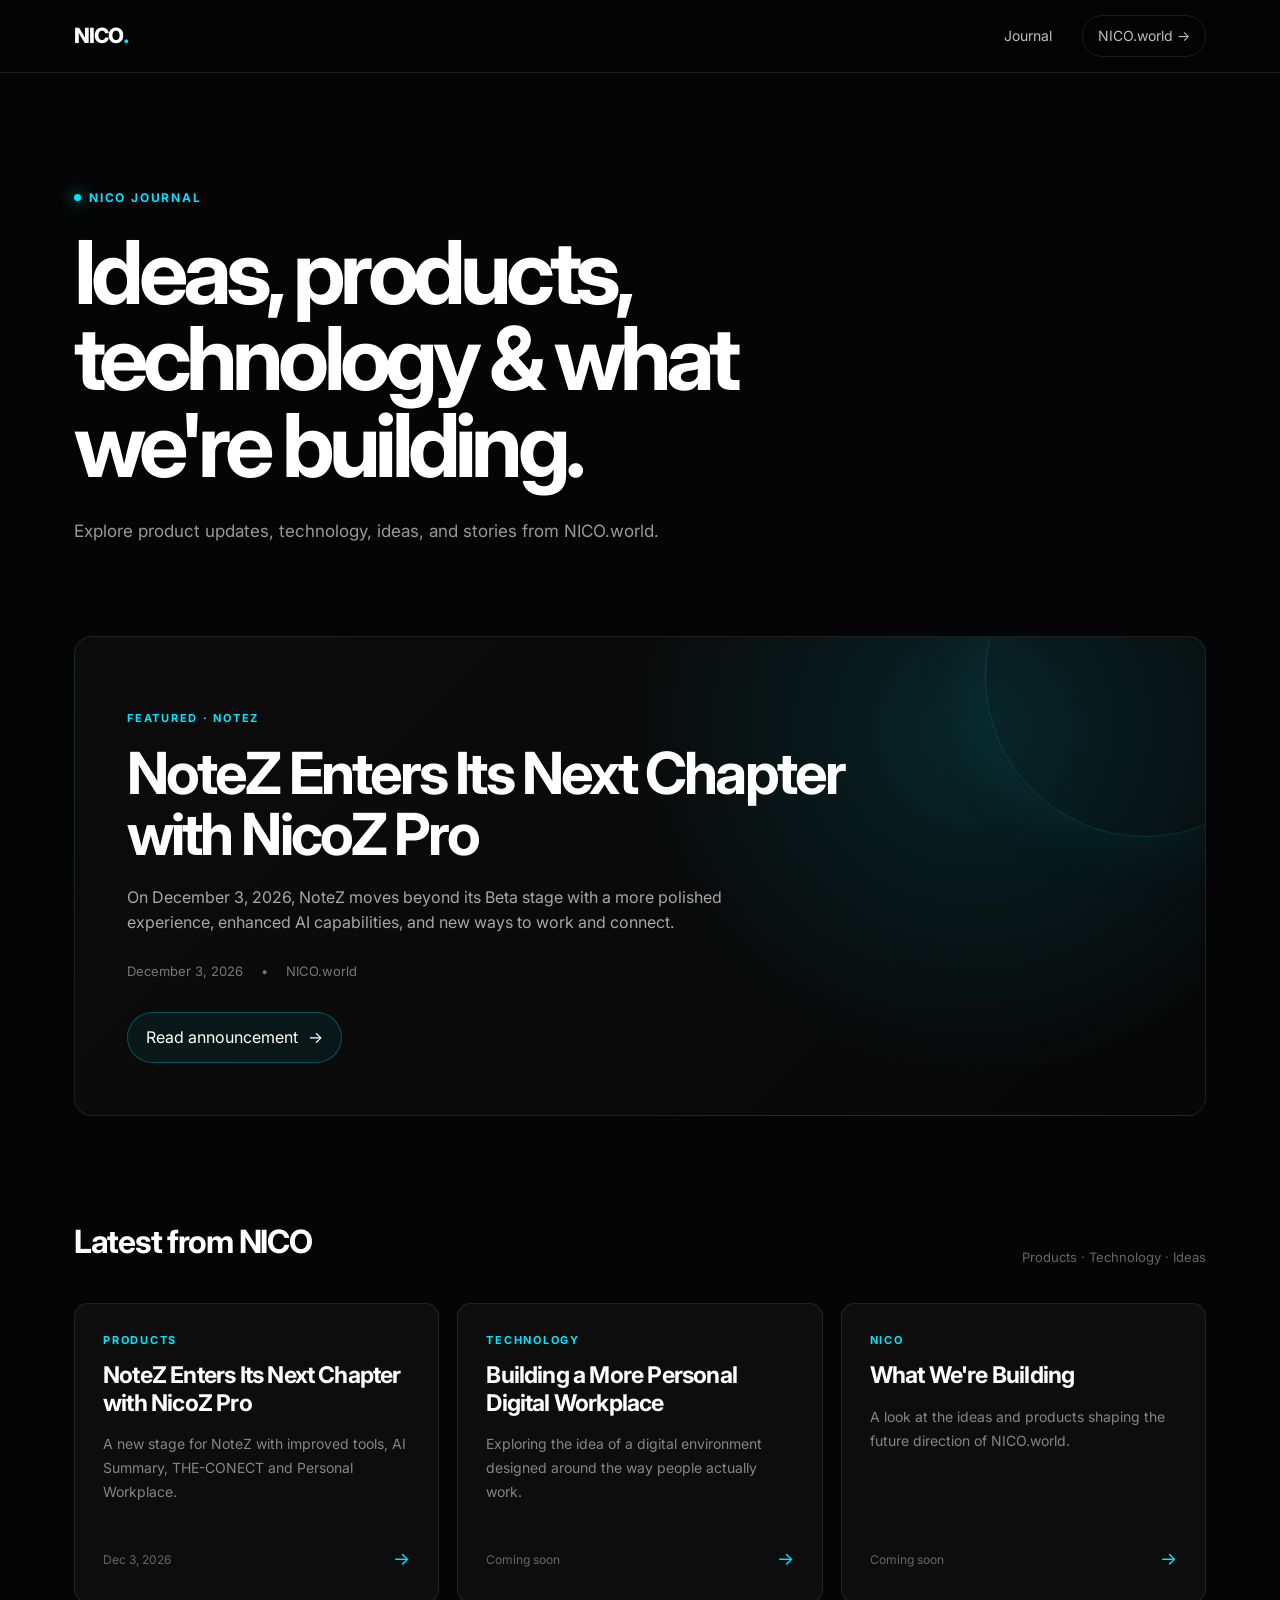
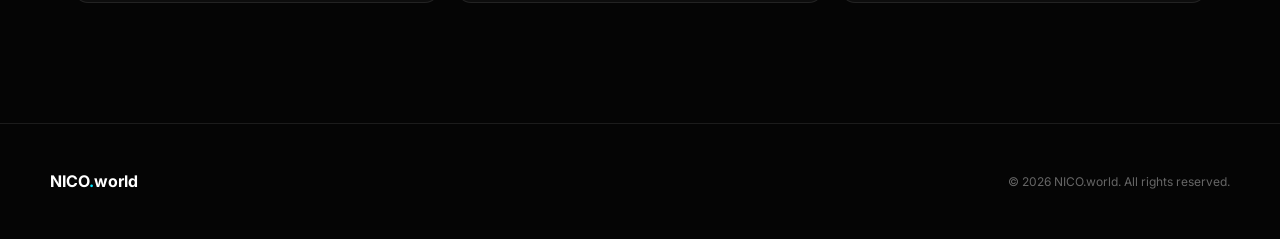
<file: blog.html>
<!DOCTYPE html>
<html lang="en">
<head>
    <meta charset="UTF-8">
    <meta name="viewport" content="width=device-width, initial-scale=1.0">

    <title>NICO Journal — NICO.world</title>

    <meta
        name="description"
        content="NICO Journal — Ideas, products, technology, and what we're building."
    >

    <link rel="preconnect" href="https://fonts.googleapis.com">
    <link rel="preconnect" href="https://fonts.gstatic.com" crossorigin>

    <link
        href="https://fonts.googleapis.com/css2?family=Inter:wght@400;500;600;700;800&display=swap"
        rel="stylesheet"
    >

    <style>

        /* ================================
           NICO BLOG — BASE
        ================================= */

        :root {
            --bg: #050505;
            --bg-soft: #090909;
            --card: #0d0d0d;
            --border: rgba(255,255,255,0.09);

            --text: #ffffff;
            --muted: #999999;

            --cyan: #00e5ff;
            --cyan-soft: rgba(0,229,255,0.12);

            --max-width: 1180px;
        }

        * {
            margin: 0;
            padding: 0;
            box-sizing: border-box;
        }

        html {
            scroll-behavior: smooth;
        }

        body {
            font-family: 'Inter', sans-serif;
            background: var(--bg);
            color: var(--text);
            line-height: 1.6;
        }

        a {
            color: inherit;
            text-decoration: none;
        }

        /* ================================
           NAVBAR
        ================================= */

        .navbar {
            position: sticky;
            top: 0;
            z-index: 1000;

            width: 100%;

            background: rgba(5,5,5,0.82);
            backdrop-filter: blur(18px);
            -webkit-backdrop-filter: blur(18px);

            border-bottom: 1px solid var(--border);
        }

        .nav-inner {
            max-width: var(--max-width);
            margin: auto;

            height: 72px;

            padding: 0 24px;

            display: flex;
            align-items: center;
            justify-content: space-between;
        }

        .logo {
            font-size: 21px;
            font-weight: 800;
            letter-spacing: -0.04em;
        }

        .logo span {
            color: var(--cyan);
        }

        .nav-links {
            display: flex;
            align-items: center;
            gap: 30px;
        }

        .nav-links a {
            font-size: 14px;
            color: #bdbdbd;
            transition: 0.25s ease;
        }

        .nav-links a:hover {
            color: white;
        }

        .back-btn {
            padding: 9px 15px;
            border: 1px solid var(--border);
            border-radius: 999px;
        }

        .back-btn:hover {
            border-color: rgba(0,229,255,0.4);
            color: var(--cyan) !important;
        }

        /* ================================
           HERO
        ================================= */

        .hero {
            max-width: var(--max-width);
            margin: auto;

            padding: 110px 24px 70px;
        }

        .eyebrow {
            display: inline-flex;
            align-items: center;
            gap: 8px;

            color: var(--cyan);

            font-size: 12px;
            font-weight: 700;

            letter-spacing: 0.15em;
            text-transform: uppercase;

            margin-bottom: 22px;
        }

        .eyebrow::before {
            content: "";
            width: 7px;
            height: 7px;

            border-radius: 50%;
            background: var(--cyan);

            box-shadow: 0 0 15px var(--cyan);
        }

        .hero h1 {
            font-size: clamp(48px, 8vw, 88px);
            line-height: 0.98;

            letter-spacing: -0.065em;

            max-width: 850px;
        }

        .hero p {
            max-width: 650px;

            margin-top: 28px;

            color: var(--muted);

            font-size: 17px;
            line-height: 1.8;
        }

        /* ================================
           FEATURED ARTICLE
        ================================= */

        .featured-section {
            max-width: var(--max-width);
            margin: auto;

            padding: 20px 24px 100px;
        }

        .featured-card {
            position: relative;

            min-height: 480px;

            padding: 52px;

            display: flex;
            flex-direction: column;
            justify-content: flex-end;

            overflow: hidden;

            border: 1px solid var(--border);
            border-radius: 18px;

            background:
                radial-gradient(
                    circle at 80% 20%,
                    rgba(0,229,255,0.13),
                    transparent 35%
                ),
                linear-gradient(
                    135deg,
                    #0c0c0c,
                    #070707
                );

            transition: 0.35s ease;
        }

        .featured-card:hover {
            border-color: rgba(0,229,255,0.3);

            transform: translateY(-3px);

            box-shadow:
                0 20px 80px rgba(0,229,255,0.06);
        }

        .featured-glow {
            position: absolute;

            width: 320px;
            height: 320px;

            right: -100px;
            top: -120px;

            border-radius: 50%;

            border: 1px solid rgba(0,229,255,0.15);

            box-shadow:
                0 0 80px rgba(0,229,255,0.08);

            pointer-events: none;
        }

        .featured-content {
            position: relative;
            z-index: 2;

            max-width: 760px;
        }

        .category {
            color: var(--cyan);

            font-size: 11px;
            font-weight: 700;

            letter-spacing: 0.16em;
            text-transform: uppercase;
        }

        .featured-card h2 {
            margin-top: 15px;

            font-size: clamp(32px, 5vw, 58px);
            line-height: 1.05;

            letter-spacing: -0.05em;
        }

        .featured-card p {
            margin-top: 20px;

            max-width: 650px;

            color: #a7a7a7;

            font-size: 16px;
        }

        .article-meta {
            margin-top: 25px;

            display: flex;
            align-items: center;
            gap: 18px;

            color: #777;

            font-size: 13px;
        }

        .read-button {
            display: inline-flex;
            align-items: center;
            gap: 10px;

            margin-top: 30px;

            width: fit-content;

            padding: 12px 18px;

            border: 1px solid rgba(0,229,255,0.3);
            border-radius: 999px;

            color: white;

            background: rgba(0,229,255,0.06);

            transition: 0.25s ease;
        }

        .read-button:hover {
            background: var(--cyan);
            color: #000;

            border-color: var(--cyan);
        }

        /* ================================
           LATEST POSTS
        ================================= */

        .latest {
            max-width: var(--max-width);
            margin: auto;

            padding: 0 24px 120px;
        }

        .section-heading {
            display: flex;
            align-items: flex-end;
            justify-content: space-between;

            margin-bottom: 35px;
        }

        .section-heading h2 {
            font-size: 32px;

            letter-spacing: -0.04em;
        }

        .section-heading span {
            color: #666;
            font-size: 13px;
        }

        .posts-grid {
            display: grid;

            grid-template-columns:
                repeat(3, 1fr);

            gap: 18px;
        }

        .post-card {
            min-height: 300px;

            padding: 28px;

            display: flex;
            flex-direction: column;
            justify-content: space-between;

            border: 1px solid var(--border);
            border-radius: 14px;

            background: var(--card);

            transition: 0.3s ease;
        }

        .post-card:hover {
            border-color: rgba(0,229,255,0.28);

            transform: translateY(-4px);
        }

        .post-top h3 {
            margin-top: 13px;

            font-size: 23px;
            line-height: 1.2;

            letter-spacing: -0.035em;
        }

        .post-top p {
            margin-top: 15px;

            color: #858585;

            font-size: 14px;
            line-height: 1.7;
        }

        .post-bottom {
            display: flex;
            align-items: center;
            justify-content: space-between;

            padding-top: 25px;

            color: #666;

            font-size: 12px;
        }

        .post-arrow {
            color: var(--cyan);

            font-size: 18px;
        }

        /* ================================
           BLOG ARTICLE
        ================================= */

        .article-page {
            display: none;

            max-width: 850px;
            margin: auto;

            padding: 90px 24px 120px;
        }

        .article-page.active {
            display: block;
        }

        .article-header {
            padding-bottom: 55px;

            border-bottom: 1px solid var(--border);
        }

        .article-header h1 {
            margin-top: 18px;

            font-size: clamp(40px, 7vw, 70px);
            line-height: 1.03;

            letter-spacing: -0.06em;
        }

        .article-intro {
            margin-top: 25px;

            color: #999;

            font-size: 18px;
            line-height: 1.8;
        }

        .article-body {
            padding-top: 50px;
        }

        .article-body h2 {
            margin-top: 55px;
            margin-bottom: 15px;

            font-size: 28px;

            letter-spacing: -0.04em;
        }

        .article-body p {
            margin-bottom: 20px;

            color: #b1b1b1;

            font-size: 16px;
            line-height: 1.9;
        }

        .article-body strong {
            color: white;
        }

        .article-body blockquote {
            margin: 35px 0;

            padding: 25px;

            border-left: 2px solid var(--cyan);

            background: rgba(0,229,255,0.04);

            color: white;

            font-size: 20px;
        }

        .article-back {
            display: inline-flex;

            margin-bottom: 35px;

            color: var(--cyan);

            font-size: 14px;
        }

        /* ================================
           FOOTER
        ================================= */

        footer {
            border-top: 1px solid var(--border);

            padding: 45px 24px;
        }

        .footer-inner {
            max-width: var(--max-width);
            margin: auto;

            display: flex;
            align-items: center;
            justify-content: space-between;
        }

        .footer-brand {
            font-weight: 700;
        }

        .footer-brand span {
            color: var(--cyan);
        }

        .footer-text {
            color: #666;
            font-size: 12px;
        }

        /* ================================
           MOBILE
        ================================= */

        @media (max-width: 800px) {

            .nav-links {
                gap: 12px;
            }

            .nav-links a:not(.back-btn) {
                display: none;
            }

            .hero {
                padding-top: 75px;
            }

            .featured-card {
                min-height: 430px;
                padding: 30px;
            }

            .posts-grid {
                grid-template-columns: 1fr;
            }

            .section-heading {
                align-items: flex-start;
                flex-direction: column;
                gap: 8px;
            }

            .footer-inner {
                flex-direction: column;
                gap: 12px;
                align-items: flex-start;
            }
        }

    </style>
</head>

<body>

    <!-- ================================
         NAVBAR
    ================================= -->

    <nav class="navbar">

        <div class="nav-inner">

            <a href="index.html" class="logo">
                NICO<span>.</span>
            </a>

            <div class="nav-links">

                <a href="blog">Journal</a>

                <a href="index.html" class="back-btn">
                    NICO.world →
                </a>

            </div>

        </div>

    </nav>


    <!-- ================================
         BLOG HERO
    ================================= -->

    <header class="hero">

        <div class="eyebrow">
            NICO Journal
        </div>

        <h1>
            Ideas, products,
            technology & what
            we're building.
        </h1>

        <p>
            Explore product updates, technology,
            ideas, and stories from NICO.world.
        </p>

    </header>


    <!-- ================================
         FEATURED ARTICLE
    ================================= -->

    <section class="featured-section" id="featured">

        <a
            href="#notez-update"
            class="featured-card"
            onclick="openArticle(event)"
        >

            <div class="featured-glow"></div>

            <div class="featured-content">

                <div class="category">
                    Featured · NoteZ
                </div>

                <h2>
                    NoteZ Enters Its Next Chapter
                    with NicoZ Pro
                </h2>

                <p>
                    On December 3, 2026, NoteZ moves beyond
                    its Beta stage with a more polished
                    experience, enhanced AI capabilities,
                    and new ways to work and connect.
                </p>

                <div class="article-meta">
                    <span>December 3, 2026</span>
                    <span>•</span>
                    <span>NICO.world</span>
                </div>

                <span class="read-button">
                    Read announcement
                    <span>→</span>
                </span>

            </div>

        </a>

    </section>


    <!-- ================================
         LATEST POSTS
    ================================= -->

    <section class="latest" id="latest">

        <div class="section-heading">

            <h2>
                Latest from NICO
            </h2>

            <span>
                Products · Technology · Ideas
            </span>

        </div>


        <div class="posts-grid">

            <!-- POST 1 -->

            <a
                href="#notez-update"
                class="post-card"
                onclick="openArticle(event)"
            >

                <div class="post-top">

                    <div class="category">
                        Products
                    </div>

                    <h3>
                        NoteZ Enters Its Next Chapter
                        with NicoZ Pro
                    </h3>

                    <p>
                        A new stage for NoteZ with
                        improved tools, AI Summary,
                        THE-CONECT and Personal Workplace.
                    </p>

                </div>

                <div class="post-bottom">

                    <span>
                        Dec 3, 2026
                    </span>

                    <span class="post-arrow">
                        →
                    </span>

                </div>

            </a>


            <!-- POST 2 -->

            <a
                href="#"
                class="post-card"
                onclick="return false;"
            >

                <div class="post-top">

                    <div class="category">
                        Technology
                    </div>

                    <h3>
                        Building a More Personal
                        Digital Workplace
                    </h3>

                    <p>
                        Exploring the idea of a digital
                        environment designed around
                        the way people actually work.
                    </p>

                </div>

                <div class="post-bottom">

                    <span>
                        Coming soon
                    </span>

                    <span class="post-arrow">
                        →
                    </span>

                </div>

            </a>


            <!-- POST 3 -->

            <a
                href="#"
                class="post-card"
                onclick="return false;"
            >

                <div class="post-top">

                    <div class="category">
                        NICO
                    </div>

                    <h3>
                        What We're Building
                    </h3>

                    <p>
                        A look at the ideas and products
                        shaping the future direction
                        of NICO.world.
                    </p>

                </div>

                <div class="post-bottom">

                    <span>
                        Coming soon
                    </span>

                    <span class="post-arrow">
                        →
                    </span>

                </div>

            </a>

        </div>

    </section>


    <!-- ================================
         NOTEZ ARTICLE
    ================================= -->

    <article
        class="article-page"
        id="notez-update"
    >

        <a
            href="#featured"
            class="article-back"
            onclick="closeArticle(event)"
        >
            ← Back to NICO Journal
        </a>


        <header class="article-header">

            <div class="category">
                NoteZ · Product Update
            </div>

            <h1>
                NoteZ Enters Its
                Next Chapter with
                NicoZ Pro
            </h1>

            <p class="article-intro">
                On December 3, 2026, NoteZ moves beyond
                its Beta stage with a more polished
                experience, enhanced AI capabilities,
                and new ways to work and connect.
            </p>

            <div class="article-meta">
                <span>December 3, 2026</span>
                <span>•</span>
                <span>NICO.world</span>
            </div>

        </header>


        <div class="article-body">

            <p>
                NoteZ is entering its next chapter.
                After the Beta stage, we are moving
                forward with a more polished and capable
                experience designed around everyday
                digital work and productivity.
            </p>


            <h2>
                Introducing NicoZ Pro
            </h2>

            <p>
                <strong>NicoZ Pro launches on
                December 3, 2026 at ₹50/month.</strong>
            </p>

            <p>
                The core NoteZ experience remains
                available for free, while Pro introduces
                additional capabilities for users who
                want a more complete experience.
            </p>

            <p>
                Supported generated content can also
                be created without NICO branding with
                the Pro experience.
            </p>


            <h2>
                More Capable AI Summary
            </h2>

            <p>
                AI Summary is being improved into a more
                polished and reliable experience, with
                support for longer documents and more
                useful AI-generated summaries.
            </p>


            <h2>
                Introducing THE-CONECT
            </h2>

            <p>
                THE-CONECT is a new experience focused
                on connecting one person with another
                person and AI.
            </p>

            <p>
                It represents a new direction for how
                people can communicate and interact
                with AI inside the NoteZ ecosystem.
            </p>


            <h2>
                Your Personal Workplace
            </h2>

            <p>
                Personal Workplace brings everyday
                digital tools together into one personal
                environment.
            </p>

            <p>
                Work editor, calculator, time, planner,
                calendar, AI, personal activities, and
                other tools can come together as a
                digital space designed around the user.
            </p>

            <p>
                Users can also choose information they
                want their AI to remember, allowing
                future conversations to have more
                useful context.
            </p>


            <blockquote>
                “December 3 marks more than a new
                release. It marks the next chapter
                of NoteZ.”
            </blockquote>


            <h2>
                What's Next
            </h2>

            <p>
                NicoZ Pro is only the beginning.
                NICO.world is continuing to develop
                new tools, AI capabilities, and digital
                experiences for NoteZ.
            </p>

            <p>
                We are building toward a future where
                the tools people use every day can feel
                more connected, personal, and useful.
            </p>

        </div>

    </article>


    <!-- ================================
         FOOTER
    ================================= -->

    <footer>

        <div class="footer-inner">

            <div class="footer-brand">
                NICO<span>.</span>world
            </div>

            <div class="footer-text">
                © 2026 NICO.world. All rights reserved.
            </div>

        </div>

    </footer>


    <!-- ================================
         JAVASCRIPT
    ================================= -->

    <script>

        function openArticle(event) {

            event.preventDefault();

            const article =
                document.getElementById("notez-update");

            const featured =
                document.getElementById("featured");

            const latest =
                document.getElementById("latest");

            const hero =
                document.querySelector(".hero");

            article.classList.add("active");

            featured.style.display = "none";
            latest.style.display = "none";
            hero.style.display = "none";

            window.scrollTo({
                top: 0,
                behavior: "smooth"
            });

            history.pushState(
                null,
                "",
                "#notez-update"
            );
        }


        function closeArticle(event) {

            event.preventDefault();

            const article =
                document.getElementById("notez-update");

            const featured =
                document.getElementById("featured");

            const latest =
                document.getElementById("latest");

            const hero =
                document.querySelector(".hero");

            article.classList.remove("active");

            featured.style.display = "block";
            latest.style.display = "block";
            hero.style.display = "block";

            history.pushState(
                null,
                "",
                "#featured"
            );

            window.scrollTo({
                top: 0,
                behavior: "smooth"
            });
        }


        window.addEventListener("load", function () {

            if (window.location.hash === "#notez-update") {

                const event =
                    new Event("click");

                openArticle(event);
            }

        });

    </script>

</body>
</html>
</file>
<file: style.css>
/* RESET & BASE VARIABLES */
* {
    margin: 0;
    padding: 0;
    box-sizing: border-box;
    scroll-behavior: smooth;
}

:root {
    --bg-black: #050505;
    --bg-charcoal: #0a0a0a;
    --card-bg: rgba(255, 255, 255, 0.02);
    --card-border: rgba(255, 255, 255, 0.08);
    --card-border-hover: rgba(0, 229, 255, 0.3);
    --text-primary: #ffffff;
    --text-secondary: #999999;
    --accent-cyan: #00e5ff;
    --accent-glow: rgba(0, 229, 255, 0.15);
    --font-main: 'Inter', sans-serif;
}

body {
    background-color: var(--bg-black);
    color: var(--text-primary);
    font-family: var(--font-main);
    overflow-x: hidden;
    line-height: 1.6;
    -webkit-font-smoothing: antialiased;
}

#bg-canvas {
    position: fixed;
    top: 0;
    left: 0;
    width: 100vw;
    height: 100vh;
    z-index: -1;
    pointer-events: none;
}

.container {
    max-width: 1200px;
    margin: 0 auto;
    padding: 0 2rem;
}

/* NAVIGATION */
header {
    position: fixed;
    top: 0;
    left: 0;
    width: 100%;
    z-index: 1000;
    transition: background 0.3s ease, backdrop-filter 0.3s ease, border-bottom 0.3s ease;
    border-bottom: 1px solid transparent;
}

header.scrolled {
    background: rgba(5, 5, 5, 0.85);
    backdrop-filter: blur(12px);
    border-bottom: 1px solid var(--card-border);
}

.nav-container {
    max-width: 1200px;
    margin: 0 auto;
    padding: 1.25rem 2rem;
    display: flex;
    align-items: center;
    justify-content: space-between;
}

.logo {
    font-size: 1.5rem;
    font-weight: 700;
    letter-spacing: 0.15em;
    color: var(--text-primary);
    text-decoration: none;
}

.nav-links {
    display: flex;
    gap: 2.5rem;
}

.nav-links a {
    color: var(--text-secondary);
    text-decoration: none;
    font-size: 0.95rem;
    font-weight: 400;
    transition: color 0.2s ease;
}

.nav-links a:hover {
    color: var(--text-primary);
}

.nav-right {
    display: flex;
    align-items: center;
    gap: 1rem;
}

.btn-primary-small {
    background: transparent;
    color: var(--text-primary);
    border: 1px solid var(--card-border);
    padding: 0.5rem 1.2rem;
    font-size: 0.85rem;
    font-weight: 500;
    border-radius: 4px;
    text-decoration: none;
    transition: all 0.25s ease;
}

.btn-primary-small:hover {
    border-color: var(--accent-cyan);
    color: var(--accent-cyan);
    box-shadow: 0 0 15px var(--accent-glow);
}

.hamburger {
    display: none;
    flex-direction: column;
    gap: 5px;
    background: none;
    border: none;
    cursor: pointer;
    padding: 5px;
}

.hamburger span {
    display: block;
    width: 24px;
    height: 2px;
    background: var(--text-primary);
    transition: all 0.3s ease;
}

.mobile-menu {
    position: absolute;
    top: 100%;
    left: 0;
    width: 100%;
    background: rgba(8, 8, 8, 0.98);
    backdrop-filter: blur(16px);
    border-bottom: 1px solid var(--card-border);
    display: flex;
    flex-direction: column;
    padding: 2rem;
    gap: 1.5rem;
    transform: translateY(-120%);
    opacity: 0;
    pointer-events: none;
    transition: all 0.3s cubic-bezier(0.16, 1, 0.3, 1);
}

.mobile-menu.active {
    transform: translateY(0);
    opacity: 1;
    pointer-events: auto;
}

.mob-link {
    color: var(--text-secondary);
    text-decoration: none;
    font-size: 1.2rem;
}

.mob-link:hover {
    color: var(--accent-cyan);
}

.mob-btn {
    text-align: center;
    padding: 0.8rem;
}

/* HERO SECTION */
.hero {
    min-height: 100vh;
    display: flex;
    align-items: center;
    justify-content: center;
    text-align: center;
    padding: 0 1.5rem;
    position: relative;
}

.hero-content {
    max-width: 800px;
    opacity: 0;
    transform: translateY(20px);
    animation: heroFadeIn 1s cubic-bezier(0.16, 1, 0.3, 1) forwards;
}

@keyframes heroFadeIn {
    to {
        opacity: 1;
        transform: translateY(0);
    }
}

.hero-title {
    font-size: clamp(2.5rem, 6vw, 5rem);
    font-weight: 700;
    letter-spacing: -0.02em;
    line-height: 1.1;
    margin-bottom: 1.5rem;
}

.hero-sub {
    font-size: clamp(1rem, 2vw, 1.2rem);
    color: var(--text-secondary);
    max-width: 640px;
    margin: 0 auto 2.5rem auto;
}

.hero-btns {
    display: flex;
    gap: 1rem;
    justify-content: center;
    margin-bottom: 3.5rem;
}

.btn-primary {
    background: var(--text-primary);
    color: var(--bg-black);
    padding: 0.8rem 2rem;
    font-weight: 600;
    border-radius: 4px;
    text-decoration: none;
    transition: all 0.25s ease;
}

.btn-primary:hover {
    background: var(--accent-cyan);
    box-shadow: 0 0 25px var(--accent-glow);
}

.btn-secondary {
    background: transparent;
    color: var(--text-primary);
    border: 1px solid var(--card-border);
    padding: 0.8rem 2rem;
    font-weight: 500;
    border-radius: 4px;
    text-decoration: none;
    transition: all 0.25s ease;
}

.btn-secondary:hover {
    border-color: var(--text-primary);
    background: rgba(255, 255, 255, 0.05);
}

.hero-footer-text {
    font-size: 0.85rem;
    color: var(--text-secondary);
    letter-spacing: 0.05em;
}

.hero-footer-text span {
    margin: 0 0.3rem;
}

/* SECTIONS COMMON */
.section {
    padding: 7rem 0;
    border-top: 1px solid var(--card-border);
}

.section-heading {
    font-size: clamp(2rem, 3.5vw, 3rem);
    font-weight: 600;
    letter-spacing: -0.02em;
    margin-bottom: 1.2rem;
}

.section-desc {
    font-size: 1.1rem;
    color: var(--text-secondary);
    max-width: 700px;
    margin-bottom: 3.5rem;
}

.center-text {
    margin: 0 auto 3.5rem auto;
    text-align: center;
}

.text-center {
    text-align: center;
}

/* GRIDS & CARDS */
.cards-grid-3 {
    display: grid;
    grid-template-columns: repeat(auto-fit, minmax(320px, 1fr));
    gap: 2rem;
}

.glass-card {
    background: var(--card-bg);
    border: 1px solid var(--card-border);
    padding: 2.5rem;
    border-radius: 8px;
    backdrop-filter: blur(8px);
    transition: all 0.3s cubic-bezier(0.16, 1, 0.3, 1);
}

.glass-card:hover {
    transform: translateY(-6px);
    border-color: var(--card-border-hover);
    box-shadow: 0 10px 30px var(--accent-glow);
}

.glass-card h3 {
    font-size: 1.4rem;
    font-weight: 600;
    margin-bottom: 1rem;
}

.glass-card p {
    color: var(--text-secondary);
    font-size: 0.95rem;
}

/* PROJECTS GRID */
.projects-grid {
    display: grid;
    grid-template-columns: repeat(auto-fit, minmax(260px, 1fr));
    gap: 1.5rem;
}

.project-card {
    background: var(--card-bg);
    border: 1px solid var(--card-border);
    padding: 2rem;
    border-radius: 8px;
    display: flex;
    flex-direction: column;
    justify-content: space-between;
    transition: all 0.3s ease;
}

.project-card:hover {
    border-color: var(--card-border-hover);
    transform: translateY(-4px);
    box-shadow: 0 8px 25px var(--accent-glow);
}

.project-num {
    font-size: 0.85rem;
    color: var(--text-secondary);
    letter-spacing: 0.1em;
    margin-bottom: 0.5rem;
}

.project-category {
    font-size: 1.15rem;
    font-weight: 600;
    margin-bottom: 0.8rem;
}

.project-desc {
    color: var(--text-secondary);
    font-size: 0.9rem;
    margin-bottom: 2rem;
}

.project-status {
    font-size: 0.75rem;
    padding: 0.3rem 0.7rem;
    border-radius: 20px;
    display: inline-block;
    width: fit-content;
    margin-bottom: 1.5rem;
    font-weight: 500;
}

.badge-beta {
    background: rgba(0, 229, 255, 0.1);
    color: var(--accent-cyan);
    border: 1px solid rgba(0, 229, 255, 0.2);
}

.badge-dev {
    background: rgba(255, 255, 255, 0.05);
    color: var(--text-secondary);
    border: 1px solid var(--card-border);
}

.btn-link {
    background: none;
    border: none;
    color: var(--text-primary);
    font-weight: 500;
    font-size: 0.9rem;
    text-decoration: none;
    cursor: pointer;
    transition: color 0.2s ease;
    display: inline-flex;
    align-items: center;
    gap: 0.4rem;
}

.btn-link:hover {
    color: var(--accent-cyan);
}

.btn-link.disabled {
    color: #555555;
    cursor: not-allowed;
}




/* Premium hover effect */
.project-video:hover {
    border-color: rgba(0, 229, 255, 0.28);

    box-shadow:
        0 12px 30px rgba(0, 0, 0, 0.55),
        0 0 28px rgba(0, 229, 255, 0.10);
}


/* ECOSYSTEM MAP */
.ecosystem-section {
    background: linear-gradient(180deg, var(--bg-black) 0%, var(--bg-charcoal) 100%);
    text-align: center;
}

.ecosystem-map {
    position: relative;
    max-width: 600px;
    height: 380px;
    margin: 4rem auto 0 auto;
    display: flex;
    align-items: center;
    justify-content: center;
}

.eco-center {
    font-size: 1.4rem;
    font-weight: 700;
    color: var(--text-primary);
    background: rgba(0, 229, 255, 0.08);
    border: 1px solid var(--accent-cyan);
    padding: 1.5rem 2rem;
    border-radius: 50%;
    box-shadow: 0 0 30px var(--accent-glow);
    z-index: 2;
}

.eco-node {
    position: absolute;
    background: var(--card-bg);
    border: 1px solid var(--card-border);
    padding: 0.8rem 1.2rem;
    border-radius: 6px;
    display: flex;
    flex-direction: column;
    align-items: center;
    backdrop-filter: blur(6px);
    transition: border-color 0.3s ease;
}

.eco-node:hover {
    border-color: var(--accent-cyan);
}

.node-cat {
    font-size: 0.7rem;
    color: var(--text-secondary);
    letter-spacing: 0.05em;
    text-transform: uppercase;
}

.node-name {
    font-size: 0.9rem;
    font-weight: 600;
}

.node-1 { top: 10px; left: 20px; }
.node-2 { top: 10px; right: 20px; }
.node-3 { bottom: 10px; left: 10px; }
.node-4 { bottom: 10px; right: 10px; }
.node-5 { top: 42%; left: -20px; }

/* FLEX HEADERS & LABELS */
.section-header-flex {
    display: flex;
    justify-content: space-between;
    align-items: flex-start;
    flex-wrap: wrap;
    gap: 1.5rem;
}

.vision-label {
    background: rgba(255, 255, 255, 0.04);
    border: 1px solid var(--card-border);
    color: var(--accent-cyan);
    padding: 0.4rem 1rem;
    border-radius: 4px;
    font-size: 0.85rem;
    font-weight: 500;
    letter-spacing: 0.05em;
}

/* BUSINESS MODEL & FLOWS */
.business-model-section {
    background: var(--bg-charcoal);
}

.model-flow {
    display: flex;
    align-items: center;
    justify-content: center;
    gap: 1.5rem;
    font-size: 1.8rem;
    font-weight: 700;
    color: var(--text-primary);
    margin-bottom: 3.5rem;
    letter-spacing: 0.1em;
}

.model-flow .arrow {
    color: var(--accent-cyan);
}

/* TAGS */
.tags-container {
    display: flex;
    flex-wrap: wrap;
    gap: 1rem;
    margin-top: 2rem;
}

.tech-tag {
    background: var(--card-bg);
    border: 1px solid var(--card-border);
    padding: 0.8rem 1.5rem;
    border-radius: 6px;
    font-size: 0.95rem;
    color: var(--text-primary);
}

/* GAMING SECTION */
.gaming-section {
    background: radial-gradient(circle at center, rgba(0, 229, 255, 0.05) 0%, var(--bg-black) 70%);
    position: relative;
}

.gaming-flow-box {
    display: flex;
    align-items: center;
    justify-content: space-between;
    background: var(--card-bg);
    border: 1px solid var(--card-border);
    padding: 2rem;
    border-radius: 8px;
    margin: 3rem 0 2rem 0;
    flex-wrap: wrap;
    gap: 1rem;
}

.game-path {
    font-weight: 600;
    font-size: 1.05rem;
}

.path-sep {
    color: var(--accent-cyan);
    font-weight: 700;
}

.gaming-brand-tag {
    font-size: 1.2rem;
    font-weight: 700;
    letter-spacing: 0.15em;
    color: var(--accent-cyan);
}

/* WORLD SECTION */
.world-section {
    padding: 10rem 0;
    background: linear-gradient(180deg, var(--bg-black) 0%, #030a0d 100%);
    position: relative;
    overflow: hidden;
}

.world-title {
    font-size: clamp(3.5rem, 8vw, 7rem);
    font-weight: 700;
    letter-spacing: -0.03em;
    margin-bottom: 1rem;
    background: linear-gradient(180deg, #ffffff 40%, rgba(255,255,255,0.3) 100%);
    -webkit-background-clip: text;
    -webkit-text-fill-color: transparent;
}

.world-sub {
    font-size: clamp(1.1rem, 2.2vw, 1.5rem);
    color: var(--text-primary);
    font-weight: 500;
    margin-bottom: 1.5rem;
}

.globe-visual {
    position: relative;
    width: 220px;
    height: 220px;
    margin: 4rem auto 0 auto;
    display: flex;
    align-items: center;
    justify-content: center;
}

.globe-core {
    width: 60px;
    height: 60px;
    background: var(--accent-cyan);
    border-radius: 50%;
    box-shadow: 0 0 50px var(--accent-cyan), 0 0 100px var(--accent-cyan);
}

.globe-ring {
    position: absolute;
    border: 1px dashed rgba(0, 229, 255, 0.4);
    border-radius: 50%;
}

.ring-1 {
    width: 140px;
    height: 140px;
    animation: spinClockwise 15s linear infinite;
}

.ring-2 {
    width: 220px;
    height: 220px;
    animation: spinCounter 22s linear infinite;
}

@keyframes spinClockwise {
    to {
        transform: rotate(360deg);
    }
}

@keyframes spinCounter {
    to {
        transform: rotate(-360deg);
    }
}

/* VISION TIMELINE SECTION */
.vision-timeline-section {
    background: var(--bg-black);
    text-align: center;
}

.huge-vision-text {
    font-size: clamp(1.5rem, 3vw, 2.5rem);
    font-weight: 700;
    letter-spacing: -0.02em;
    margin-bottom: 0.5rem;
}

.huge-vision-text.accent {
    color: var(--accent-cyan);
}

.huge-vision-text.muted {
    color: var(--text-secondary);
    margin-bottom: 4rem;
}

.timeline {
    max-width: 600px;
    margin: 0 auto;
    display: flex;
    flex-direction: column;
    align-items: center;
    gap: 1.5rem;
}

.timeline-item {
    background: var(--card-bg);
    border: 1px solid var(--card-border);
    width: 100%;
    padding: 1.5rem 2rem;
    border-radius: 8px;
    display: flex;
    align-items: center;
    justify-content: space-between;
    backdrop-filter: blur(8px);
}

.t-badge {
    background: rgba(0, 229, 255, 0.1);
    color: var(--accent-cyan);
    padding: 0.3rem 0.8rem;
    border-radius: 4px;
    font-size: 0.8rem;
    font-weight: 600;
    letter-spacing: 0.05em;
}

.t-text {
    font-weight: 500;
    font-size: 1.05rem;
}

.timeline-arrow {
    color: var(--text-secondary);
    font-size: 1.2rem;
}

/* APPROACH BOX */
.approach-box {
    background: var(--card-bg);
    border: 1px solid var(--card-border);
    padding: 2.5rem;
    border-radius: 8px;
    text-align: center;
    margin-top: 3rem;
}

.approach-title {
    display: block;
    font-size: 0.95rem;
    color: var(--text-secondary);
    margin-bottom: 1rem;
    letter-spacing: 0.05em;
}

.approach-steps {
    font-size: clamp(1.2rem, 2.5vw, 1.8rem);
    font-weight: 700;
    display: flex;
    justify-content: center;
    align-items: center;
    gap: 1rem;
    color: var(--text-primary);
}

.approach-steps .dot {
    color: var(--accent-cyan);
}

/* STATUS SECTION */
.status-section {
    background: var(--bg-charcoal);
}

.status-table {
    max-width: 800px;
    margin: 0 auto;
    background: var(--card-bg);
    border: 1px solid var(--card-border);
    border-radius: 8px;
    overflow: hidden;
}

.status-row {
    display: flex;
    justify-content: space-between;
    align-items: center;
    padding: 1.25rem 2rem;
    border-bottom: 1px solid var(--card-border);
}

.status-row:last-child {
    border-bottom: none;
}

.st-name {
    font-weight: 600;
    font-size: 1.05rem;
}

.st-val {
    font-size: 0.85rem;
    font-weight: 500;
    padding: 0.3rem 0.8rem;
    border-radius: 4px;
}

.st-val.beta {
    background: rgba(0, 229, 255, 0.1);
    color: var(--accent-cyan);
}

.st-val.dev {
    background: rgba(255, 255, 255, 0.05);
    color: var(--text-secondary);
}

.st-val.future {
    background: rgba(255, 165, 0, 0.1);
    color: #ffa500;
}

.st-val.long {
    background: rgba(147, 112, 219, 0.1);
    color: #9370db;
}

/* FOOTER */
.footer {
    background: var(--bg-black);
    border-top: 1px solid var(--card-border);
    padding: 5rem 0 3rem 0;
}

.footer-container {
    display: flex;
    flex-direction: column;
    gap: 3rem;
}

.footer-top {
    display: flex;
    justify-content: space-between;
    align-items: flex-start;
    flex-wrap: wrap;
    gap: 3rem;
}

.footer-tagline {
    color: var(--text-secondary);
    font-size: 0.95rem;
    margin-top: 0.5rem;
}

.footer-links-group {
    display: flex;
    gap: 4rem;
}

.footer-col {
    display: flex;
    flex-direction: column;
    gap: 0.8rem;
}

.footer-col h4 {
    font-size: 0.9rem;
    letter-spacing: 0.05em;
    color: var(--text-primary);
    margin-bottom: 0.5rem;
}

.footer-col a {
    color: var(--text-secondary);
    text-decoration: none;
    font-size: 0.9rem;
    transition: color 0.2s ease;
}

.footer-col a:hover {
    color: var(--accent-cyan);
}

.footer-bottom {
    display: flex;
    justify-content: space-between;
    align-items: center;
    padding-top: 2rem;
    border-top: 1px solid var(--card-border);
    color: var(--text-secondary);
    font-size: 0.85rem;
    flex-wrap: wrap;
    gap: 1rem;
}

.footer-domain {
    color: var(--text-primary);
    font-weight: 600;
    letter-spacing: 0.05em;
}

/* RESPONSIVE DESIGN */
@media (max-width: 900px) {

    .nav-links,
    .nav-right .btn-primary-small {
        display: none;
    }

    .hamburger {
        display: flex;
    }

    .footer-links-group {
        gap: 2rem;
    }

    .ecosystem-map {
        height: 440px;
    }

    .node-5 {
        top: auto;
        bottom: 45%;
        left: 5px;
    }
}
/* =========================================================
   NICO — INTERACTIVE NOTEZ VIDEO
   ========================================================= */

.project-video-wrapper {
    width: 100%;
    margin: 0 0 1.5rem 0;
}


/* =========================================================
   MAIN VIDEO
   ========================================================= */

.project-video {
    position: relative;

    width: 100%;

    background: #000;

    border: 1px solid rgba(255, 255, 255, 0.10);

    border-radius: 10px;

    overflow: hidden;

    box-shadow:
        0 8px 25px rgba(0, 0, 0, 0.45),
        0 0 20px rgba(0, 229, 255, 0.05);

    transition:
        border-color 0.3s ease,
        box-shadow 0.3s ease;
}


/* =========================================================
   VIDEO VIEWPORT
   ========================================================= */

.video-viewport {
    position: relative;

    width: 100%;

    aspect-ratio: 16 / 9;

    overflow: hidden;

    background: #000;

    cursor: default;

    touch-action: none;

    user-select: none;
}


/* =========================================================
   ZOOMABLE VIDEO
   ========================================================= */

.video-content {
    position: absolute;

    top: 50%;
    left: 50%;

    width: 100%;
    height: 100%;

    transform:
        translate(-50%, -50%)
        scale(1);

    transform-origin: center center;

    transition:
        transform 0.35s cubic-bezier(0.16, 1, 0.3, 1);

    will-change: transform;
}


/* iframe */
.video-content iframe {
    display: block;

    width: 100%;
    height: 100%;

    border: 0;

    pointer-events: auto;
}


/* =========================================================
   DRAGGING
   ========================================================= */

.video-viewport.can-drag {
    cursor: grab;
}


.video-viewport.dragging {
    cursor: grabbing;
}


.video-content.is-dragging {
    transition: none;
}


/* =========================================================
   DRAG HELP
   ========================================================= */

.video-drag-help {
    position: absolute;

    left: 50%;
    top: 50%;

    transform: translate(-50%, -50%);

    display: flex;

    align-items: center;

    gap: 8px;

    padding: 8px 13px;

    background: rgba(5, 5, 5, 0.82);

    border: 1px solid rgba(255, 255, 255, 0.12);

    border-radius: 6px;

    color: rgba(255, 255, 255, 0.78);

    font-size: 0.72rem;

    white-space: nowrap;

    pointer-events: none;

    opacity: 0;

    z-index: 8;

    transition:
        opacity 0.3s ease;
}


.video-drag-help span {
    color: var(--accent-cyan);

    font-size: 1rem;
}


/* Show drag help only when zoomed */
.project-video.zoomed .video-drag-help {
    opacity: 1;
}


/* =========================================================
   VIDEO CONTROLS
   ========================================================= */

.video-controls {
    position: absolute;

    left: 50%;

    bottom: 12px;

    transform:
        translate(-50%, 15px);

    display: flex;

    align-items: center;

    gap: 6px;

    padding: 7px 9px;

    background: rgba(5, 5, 5, 0.90);

    border: 1px solid rgba(255, 255, 255, 0.12);

    border-radius: 8px;

    backdrop-filter: blur(14px);

    -webkit-backdrop-filter: blur(14px);

    box-shadow:
        0 8px 25px rgba(0, 0, 0, 0.45);

    opacity: 0;

    pointer-events: none;

    z-index: 20;

    transition:
        opacity 0.25s ease,
        transform 0.25s ease;
}


/* =========================================================
   SHOW CONTROLS
   ========================================================= */

.project-video.controls-visible .video-controls {
    opacity: 1;

    transform:
        translate(-50%, 0);

    pointer-events: auto;
}


/* =========================================================
   CONTROL BUTTON
   ========================================================= */

.video-control-btn {
    min-width: 34px;

    height: 32px;

    display: inline-flex;

    align-items: center;

    justify-content: center;

    padding: 0 9px;

    background: rgba(255, 255, 255, 0.05);

    color: var(--text-primary);

    border: 1px solid rgba(255, 255, 255, 0.10);

    border-radius: 5px;

    font-family: var(--font-main);

    font-size: 0.9rem;

    font-weight: 600;

    cursor: pointer;

    transition:
        background 0.2s ease,
        border-color 0.2s ease,
        color 0.2s ease,
        transform 0.2s ease;
}


.video-control-btn:hover {
    background: rgba(0, 229, 255, 0.10);

    color: var(--accent-cyan);

    border-color: rgba(0, 229, 255, 0.35);

    transform: translateY(-1px);
}


.video-control-btn:active {
    transform: scale(0.94);
}


/* =========================================================
   ZOOM NUMBER
   ========================================================= */

.zoom-level {
    min-width: 48px;

    text-align: center;

    color: var(--text-secondary);

    font-size: 0.75rem;

    font-weight: 600;

    user-select: none;
}


/* =========================================================
   RESET
   ========================================================= */

.reset-btn {
    font-size: 0.72rem;
}


/* =========================================================
   FULLSCREEN
   ========================================================= */

.fullscreen-btn {
    font-size: 1.05rem;
}


/* =========================================================
   HOVER BORDER
   ========================================================= */

.project-video.controls-visible {
    border-color: rgba(0, 229, 255, 0.20);

    box-shadow:
        0 12px 30px rgba(0, 0, 0, 0.55),
        0 0 28px rgba(0, 229, 255, 0.08);
}


/* =========================================================
   FULLSCREEN
   ========================================================= */

.project-video:fullscreen {
    width: 100vw;

    height: 100vh;

    border: none;

    border-radius: 0;

    background: #000;
}


.project-video:fullscreen .video-viewport {
    width: 100vw;

    height: 100vh;

    aspect-ratio: auto;
}


.project-video:fullscreen .video-content {
    width: 100%;

    height: 100%;
}


/* =========================================================
   MOBILE
   ========================================================= */

@media (max-width: 600px) {

    .project-video {
        border-radius: 8px;
    }

    .video-controls {
        bottom: 8px;

        gap: 4px;

        padding: 5px 6px;
    }

    .video-control-btn {
        min-width: 30px;

        height: 29px;

        padding: 0 7px;

        font-size: 0.8rem;
    }

    .zoom-level {
        min-width: 42px;

        font-size: 0.68rem;
    }

    .reset-btn {
        font-size: 0.65rem;
    }

    .video-drag-help {
        font-size: 0.65rem;
    }
}


/* =========================================================
   SMALL MOBILE
   ========================================================= */

@media (max-width: 400px) {

    .video-controls {
        left: auto;

        right: 8px;

        transform:
            translate(0, 15px);
    }

    .project-video.controls-visible .video-controls {
        transform:
            translate(0, 0);
    }

    .reset-btn {
        display: none;
    }
}
</file>
